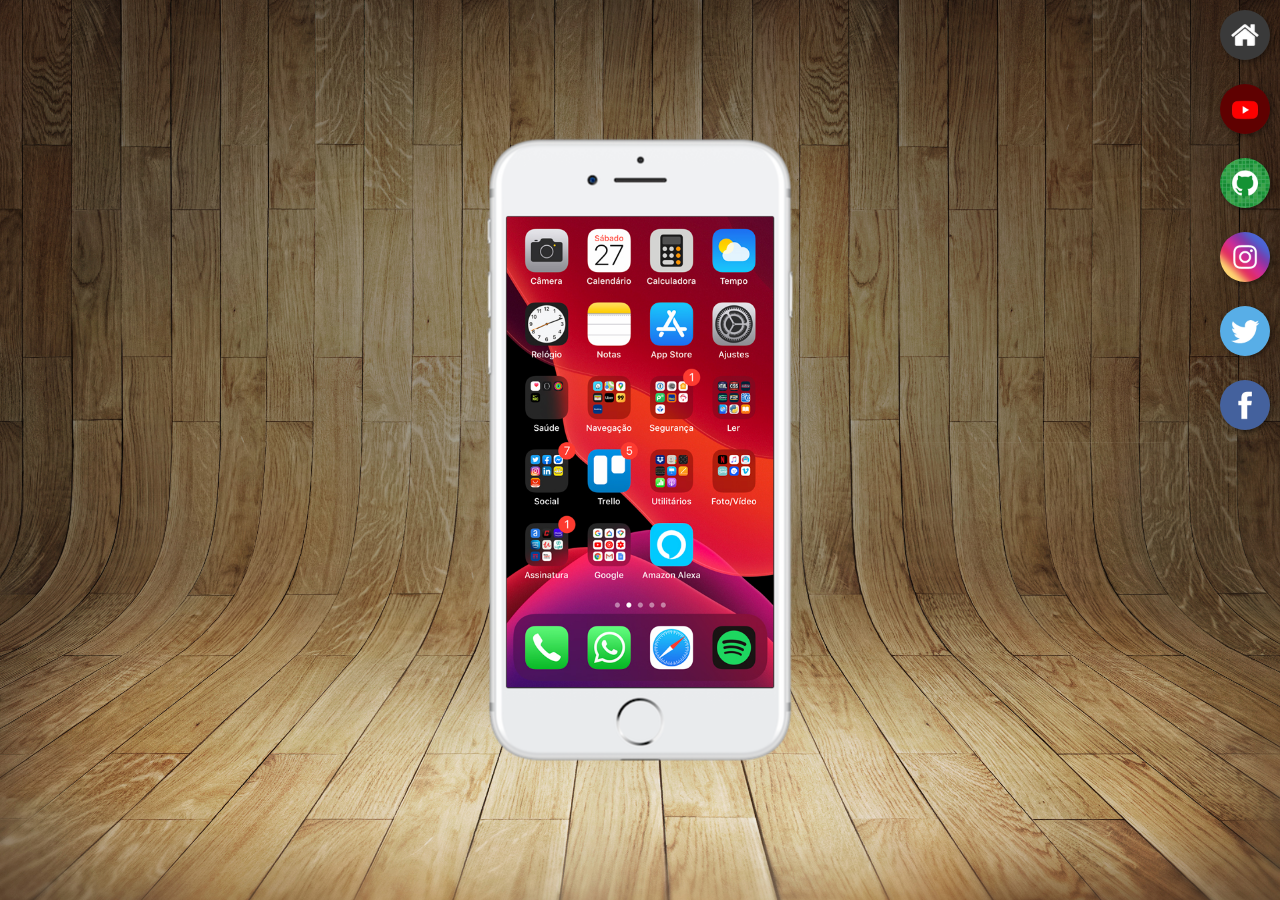
<file: index.html>
<!DOCTYPE html>
<html lang="pt-br">
<head>
    <meta charset="UTF-8">
    <meta http-equiv="X-UA-Compatible" content="IE=edge">
    <meta name="viewport" content="width=device-width, initial-scale=1.0">
    <link rel="shortcut icon" href="favicon.ico" type="image/x-icon">
    <link rel="stylesheet" href="estilos/style.css">
    <title>Projeto Redes Sociais</title>
</head>
<body>
    <main>
        <section id="telefone">
            <iframe src="home.html" frameborder="0" name="tela" id="tela">Infelizmente seu navegador não é compatível</iframe>
        </section>
        <section id="redes-sociais">
            <a href="home.html" target="tela"><img src="imagens/logo-home.jpg" alt="Home"></a>
            <br>
            <a href="youtube.html" target="tela"><img src="imagens/logo-youtube.jpg" alt="Youtube"></a>
            <br>
            <a href="github.html" target="tela"><img src="imagens/logo-github.jpg" alt="Github"></a>
            <br>
            <a href="instagram.html" target="tela"><img src="imagens/logo-instagram.jpg" alt="Instagram"></a>
            <br>
            <a href="twitter.html" target="tela"><img src="imagens/logo-twitter.jpg" alt="Twitter"></a>
            <br>
            <a href="facebook.html" target="tela"><img src="imagens/logo-facebook.jpg" alt="Facebook"></a>
        </section>
    </main>
</body>
</html>
</file>
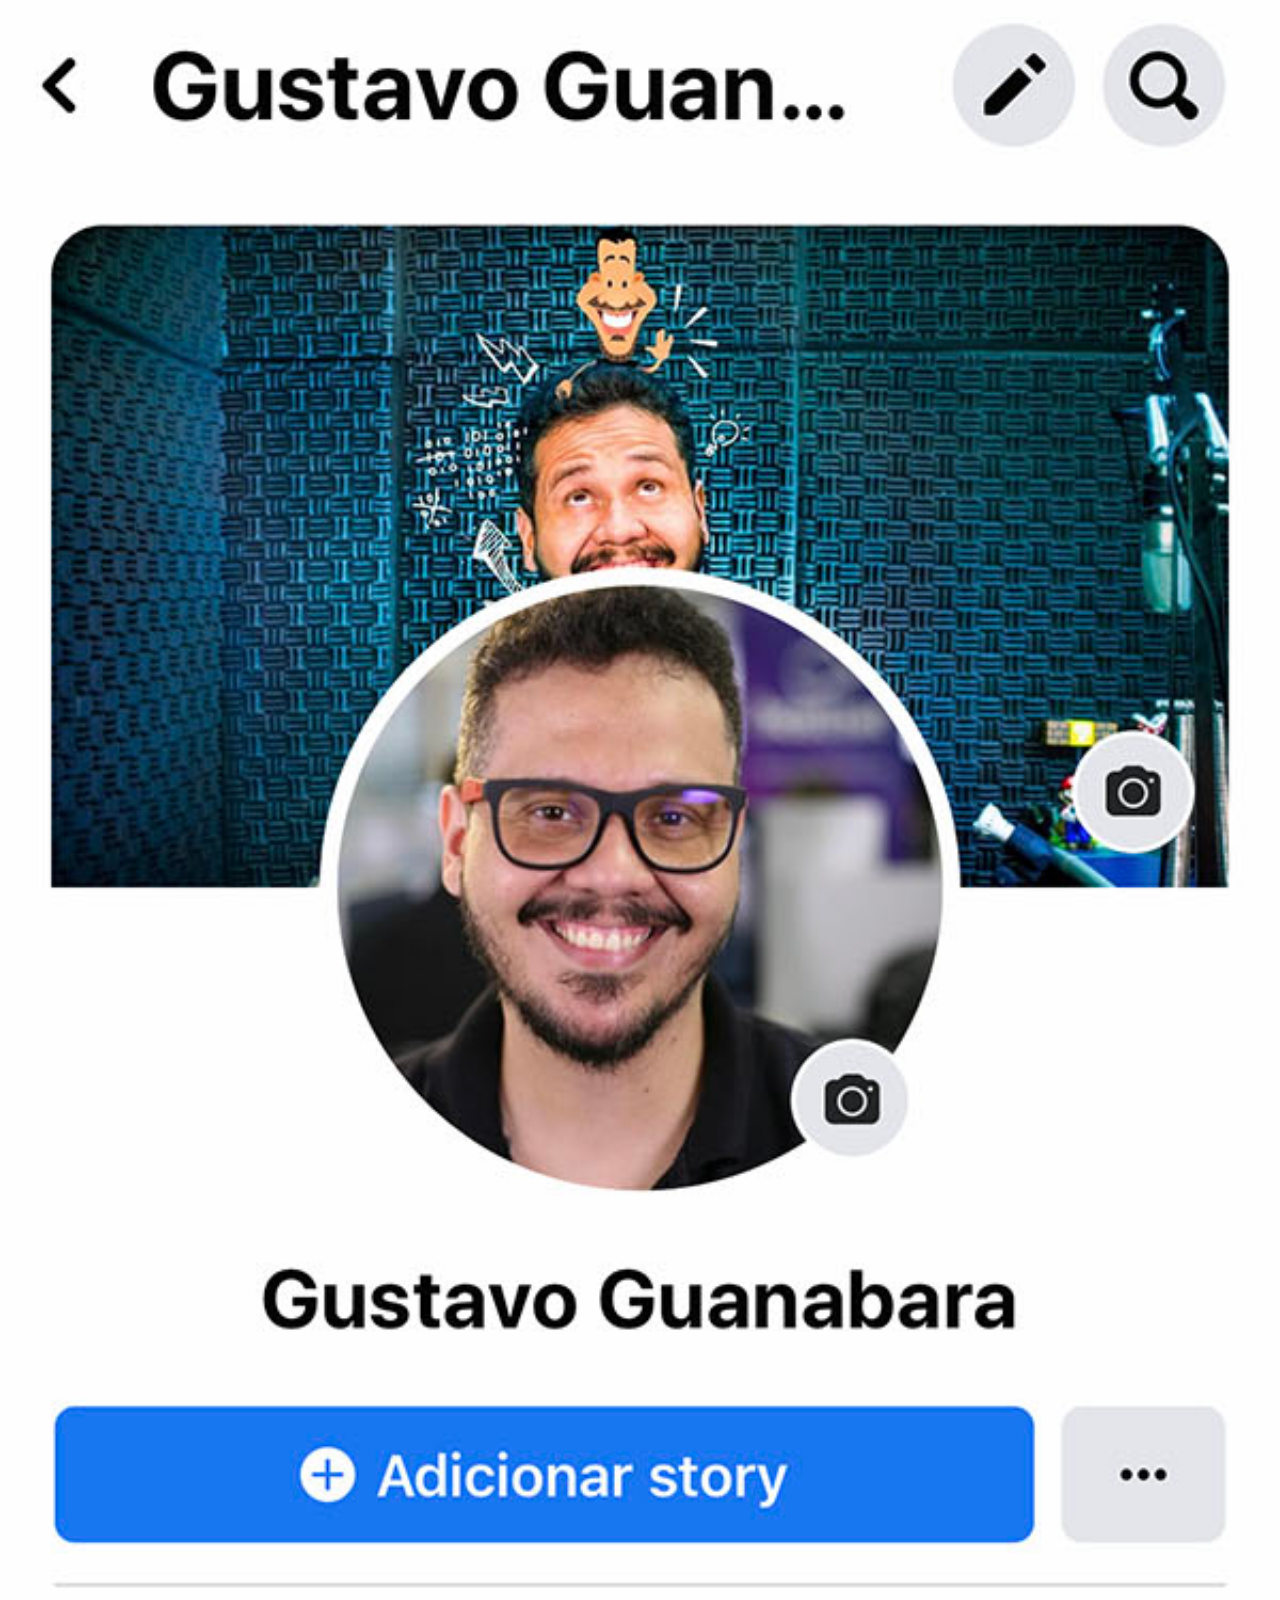
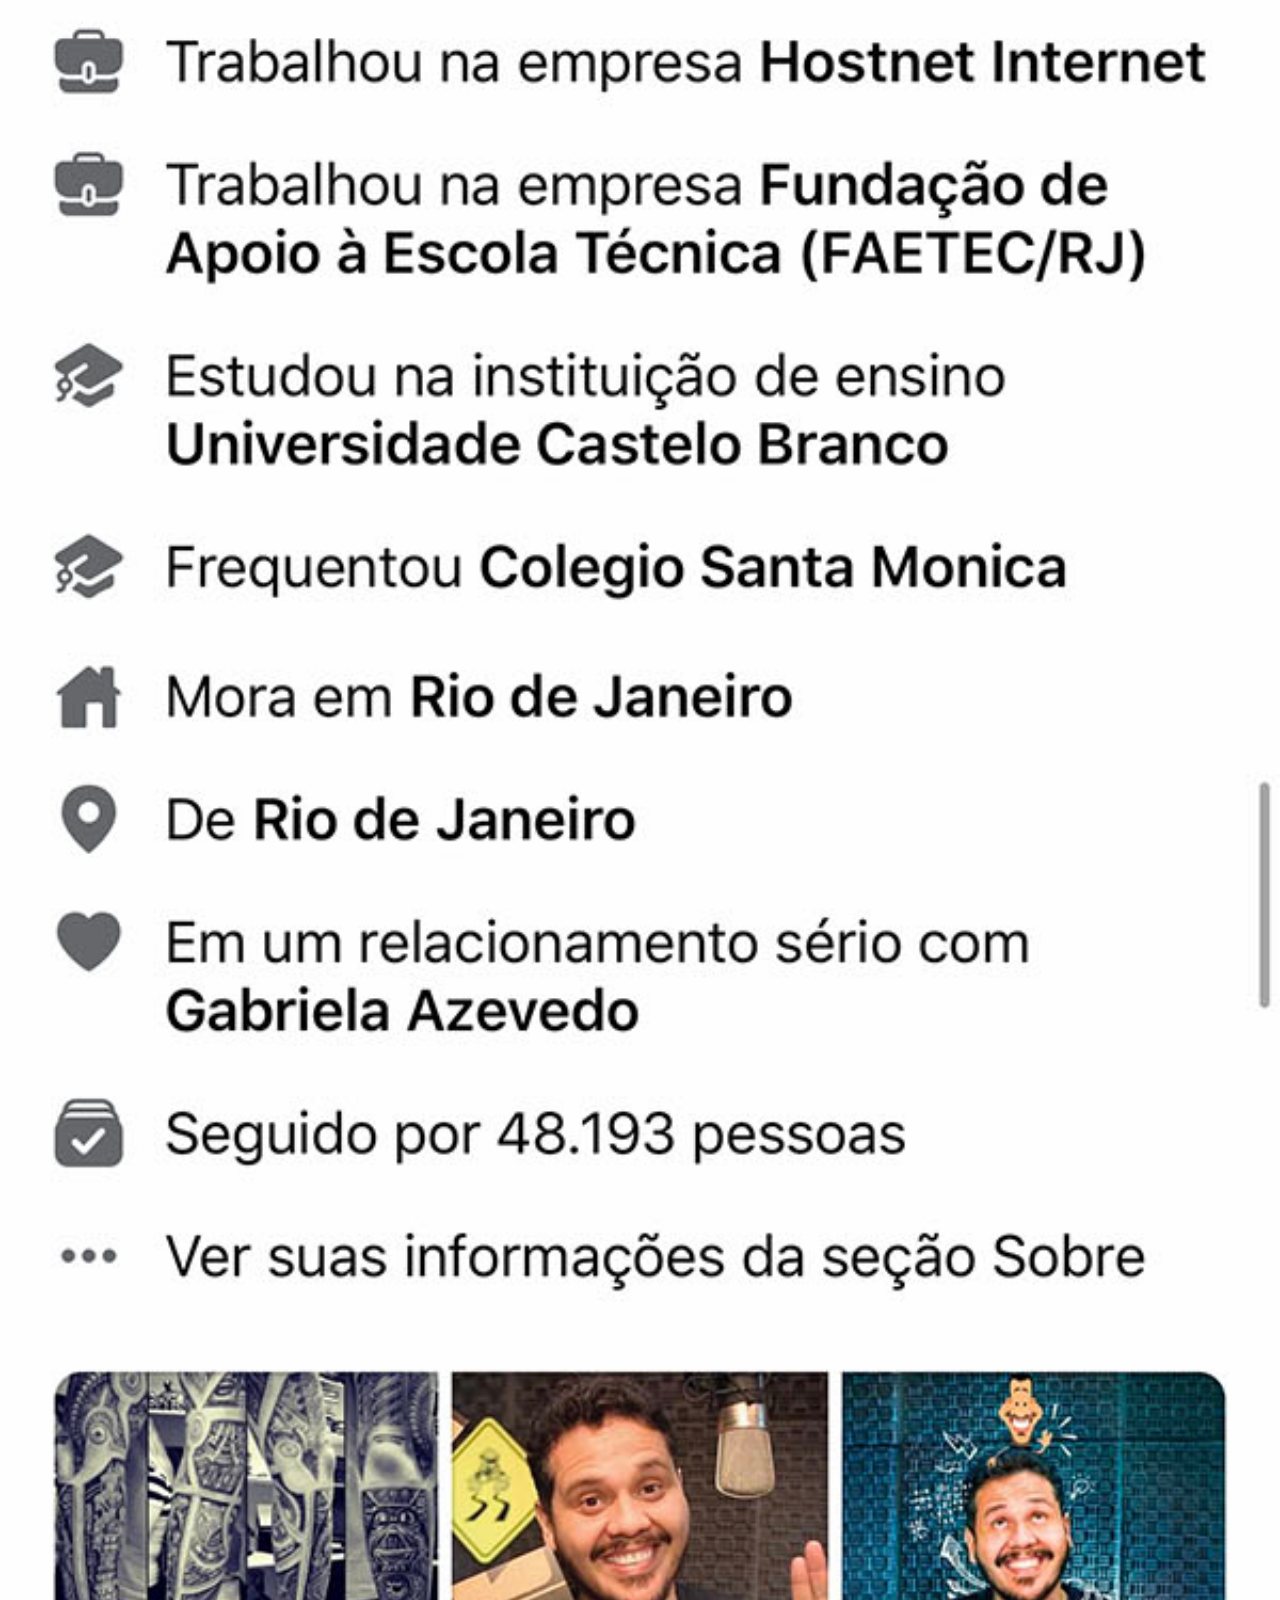
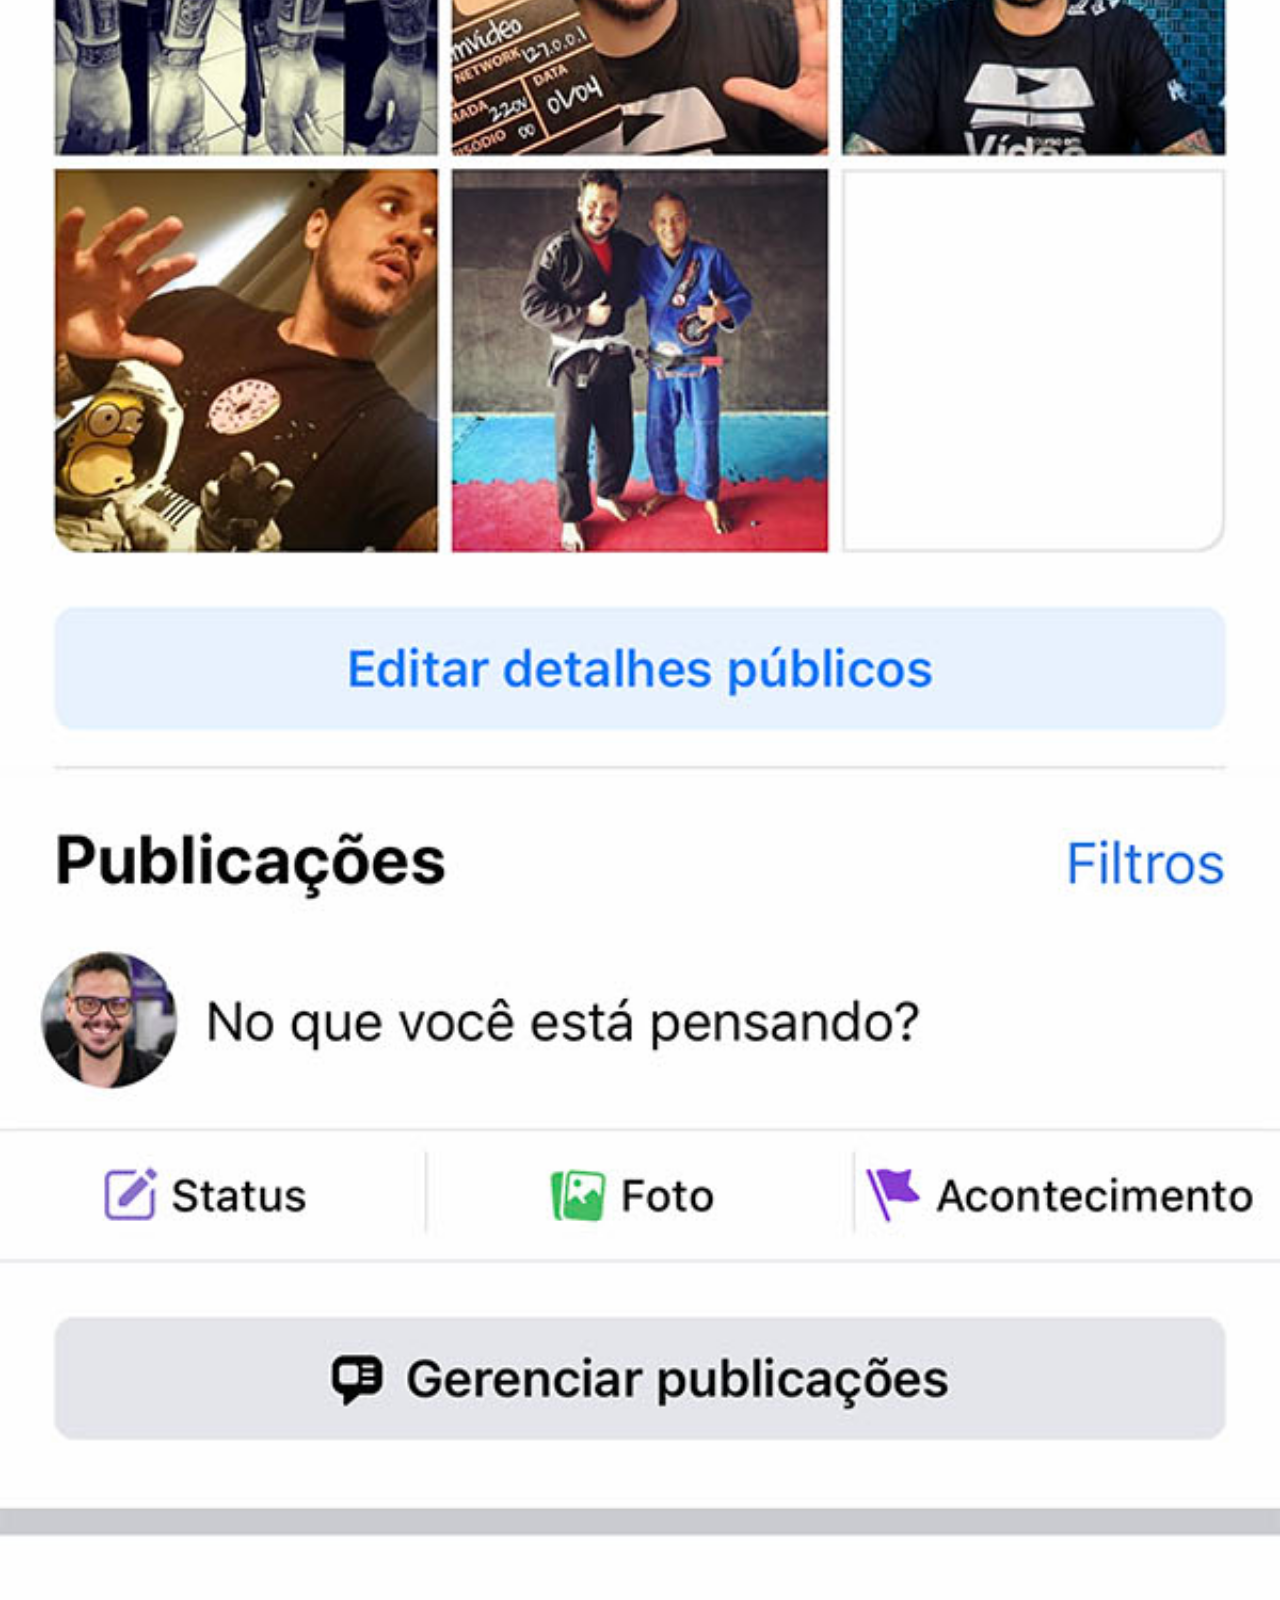
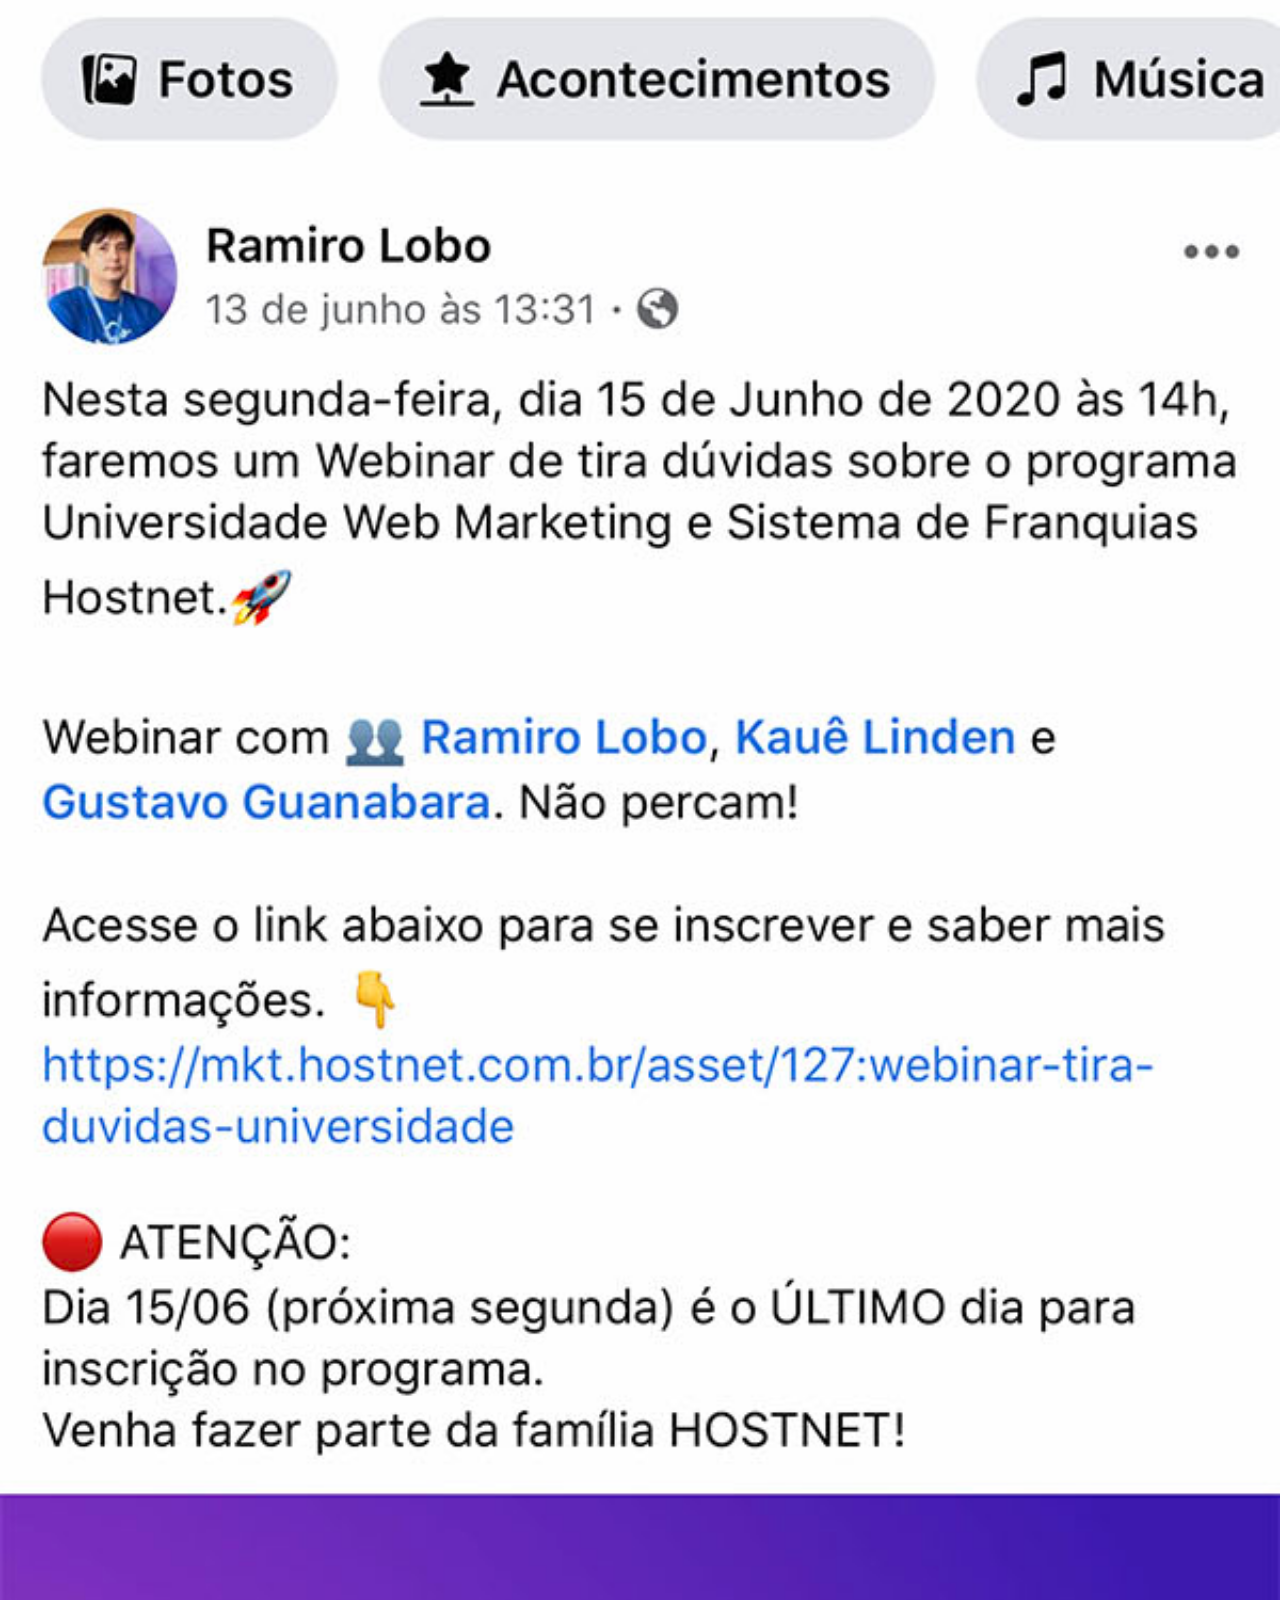
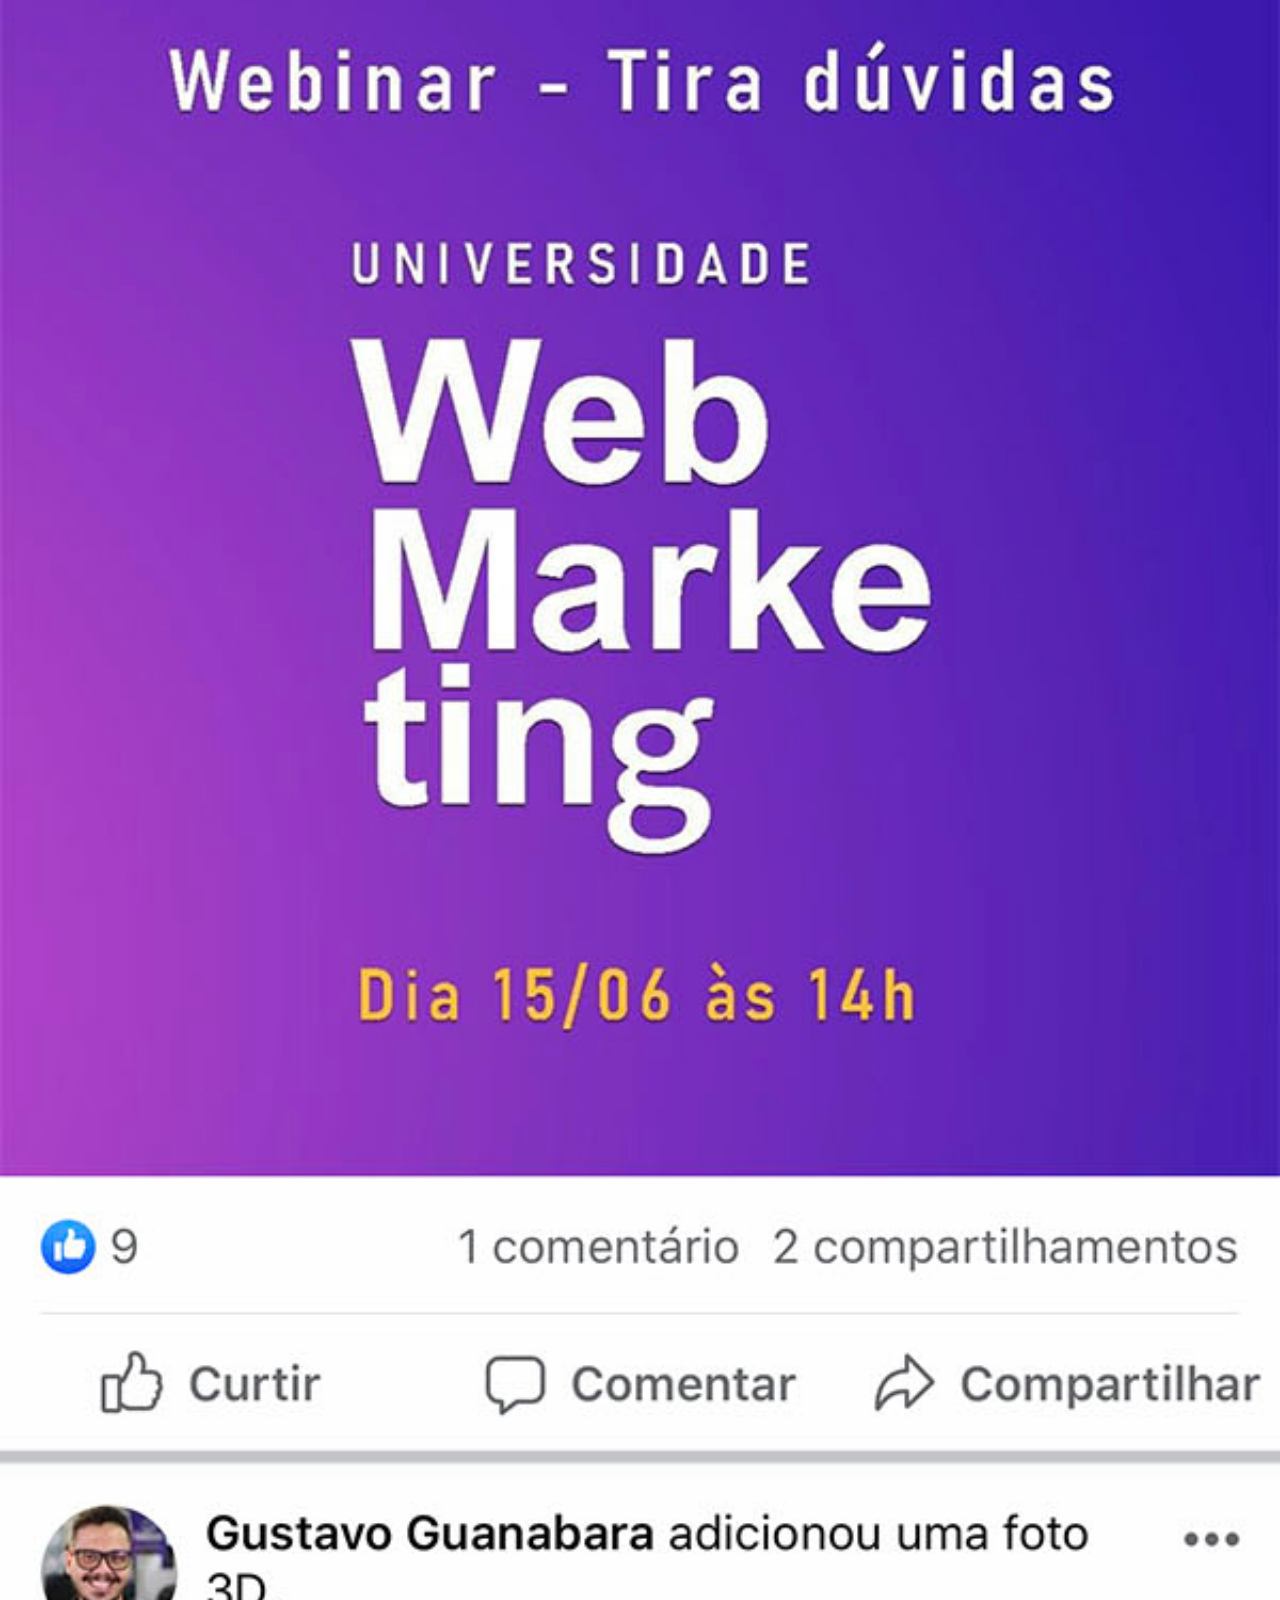
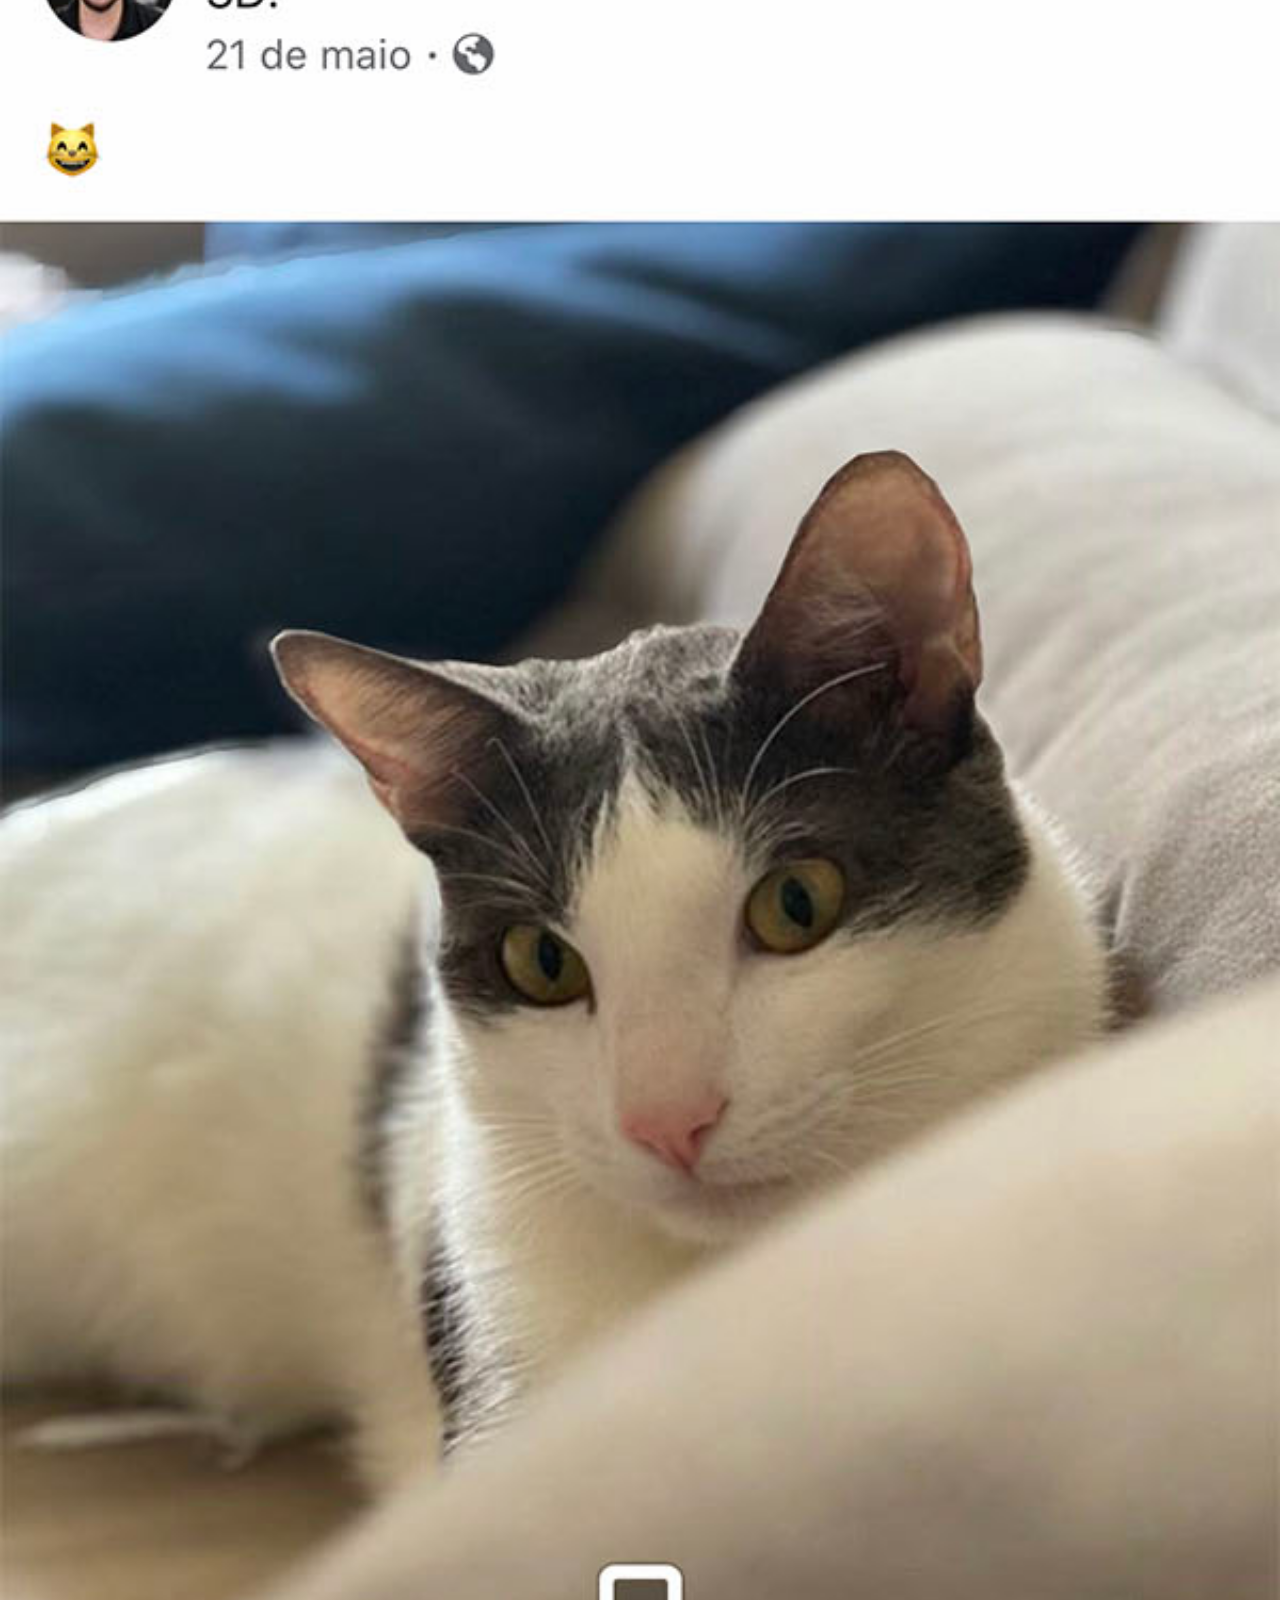
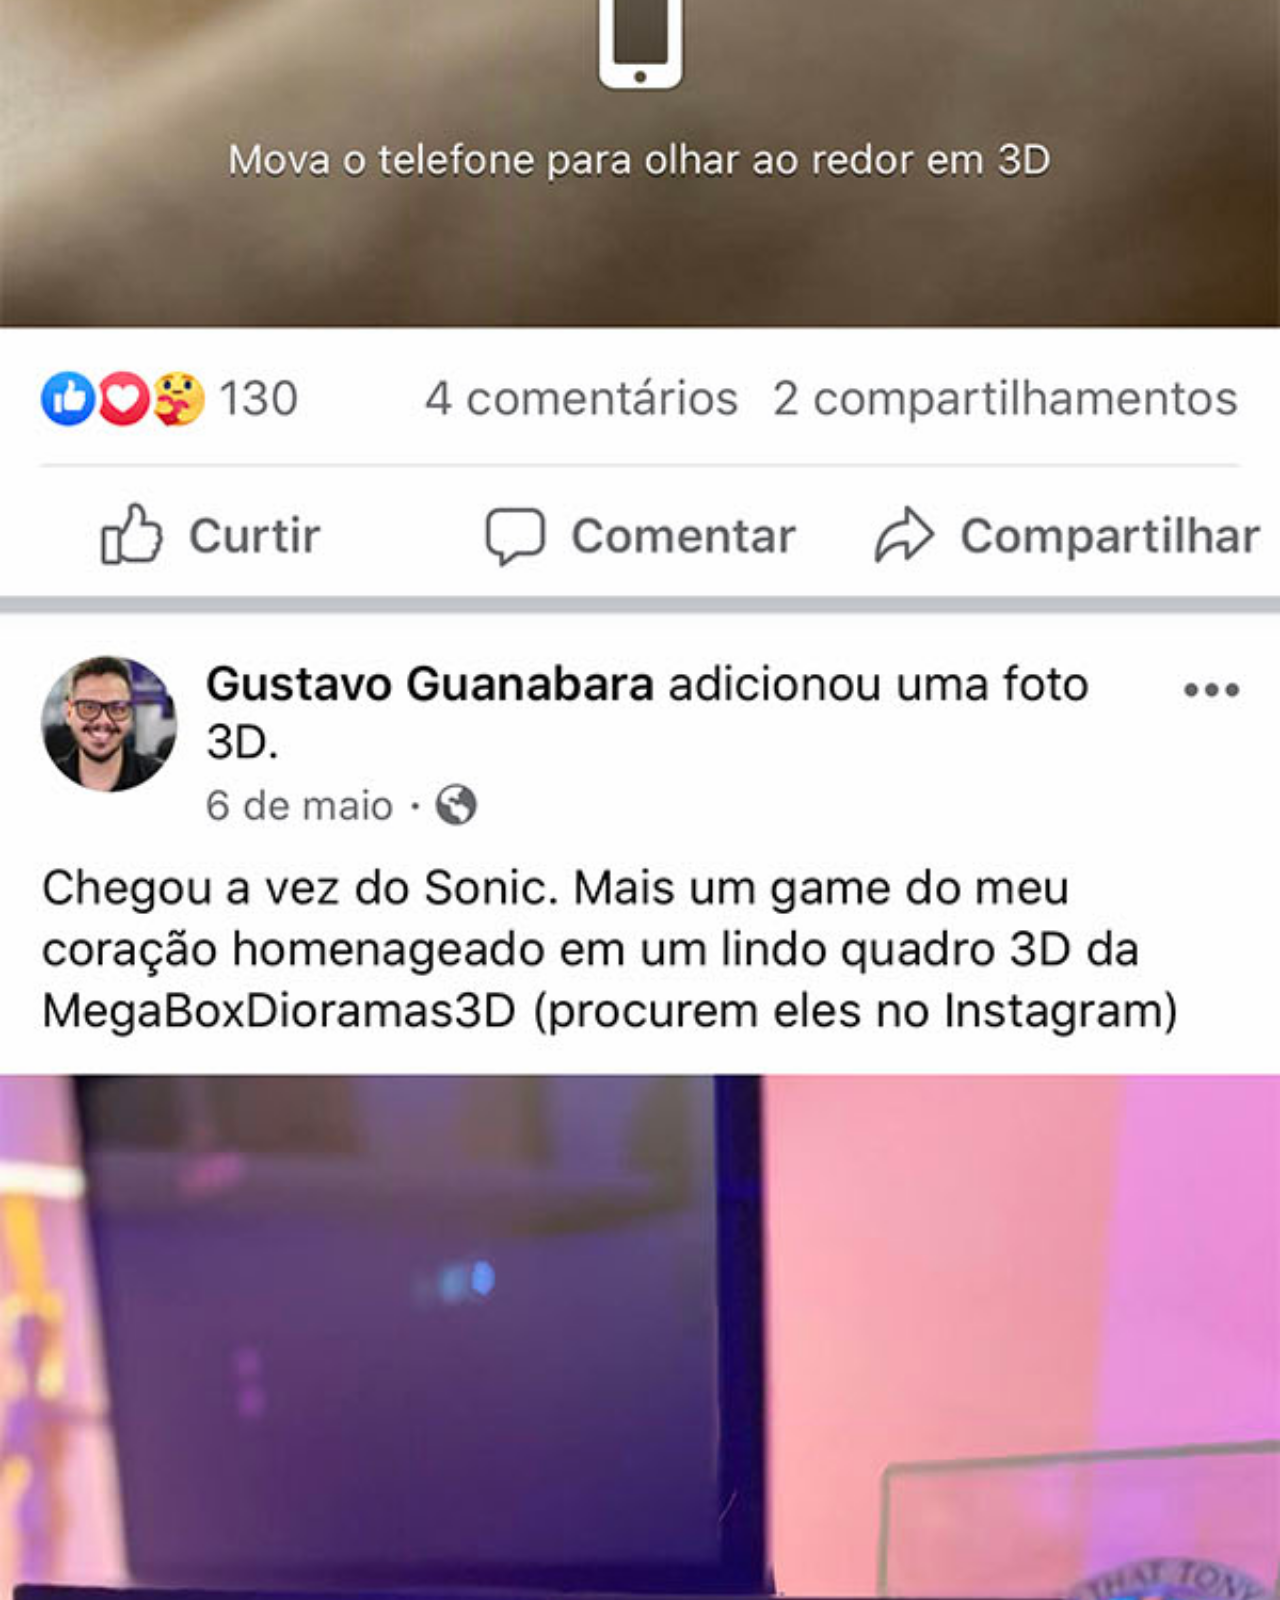
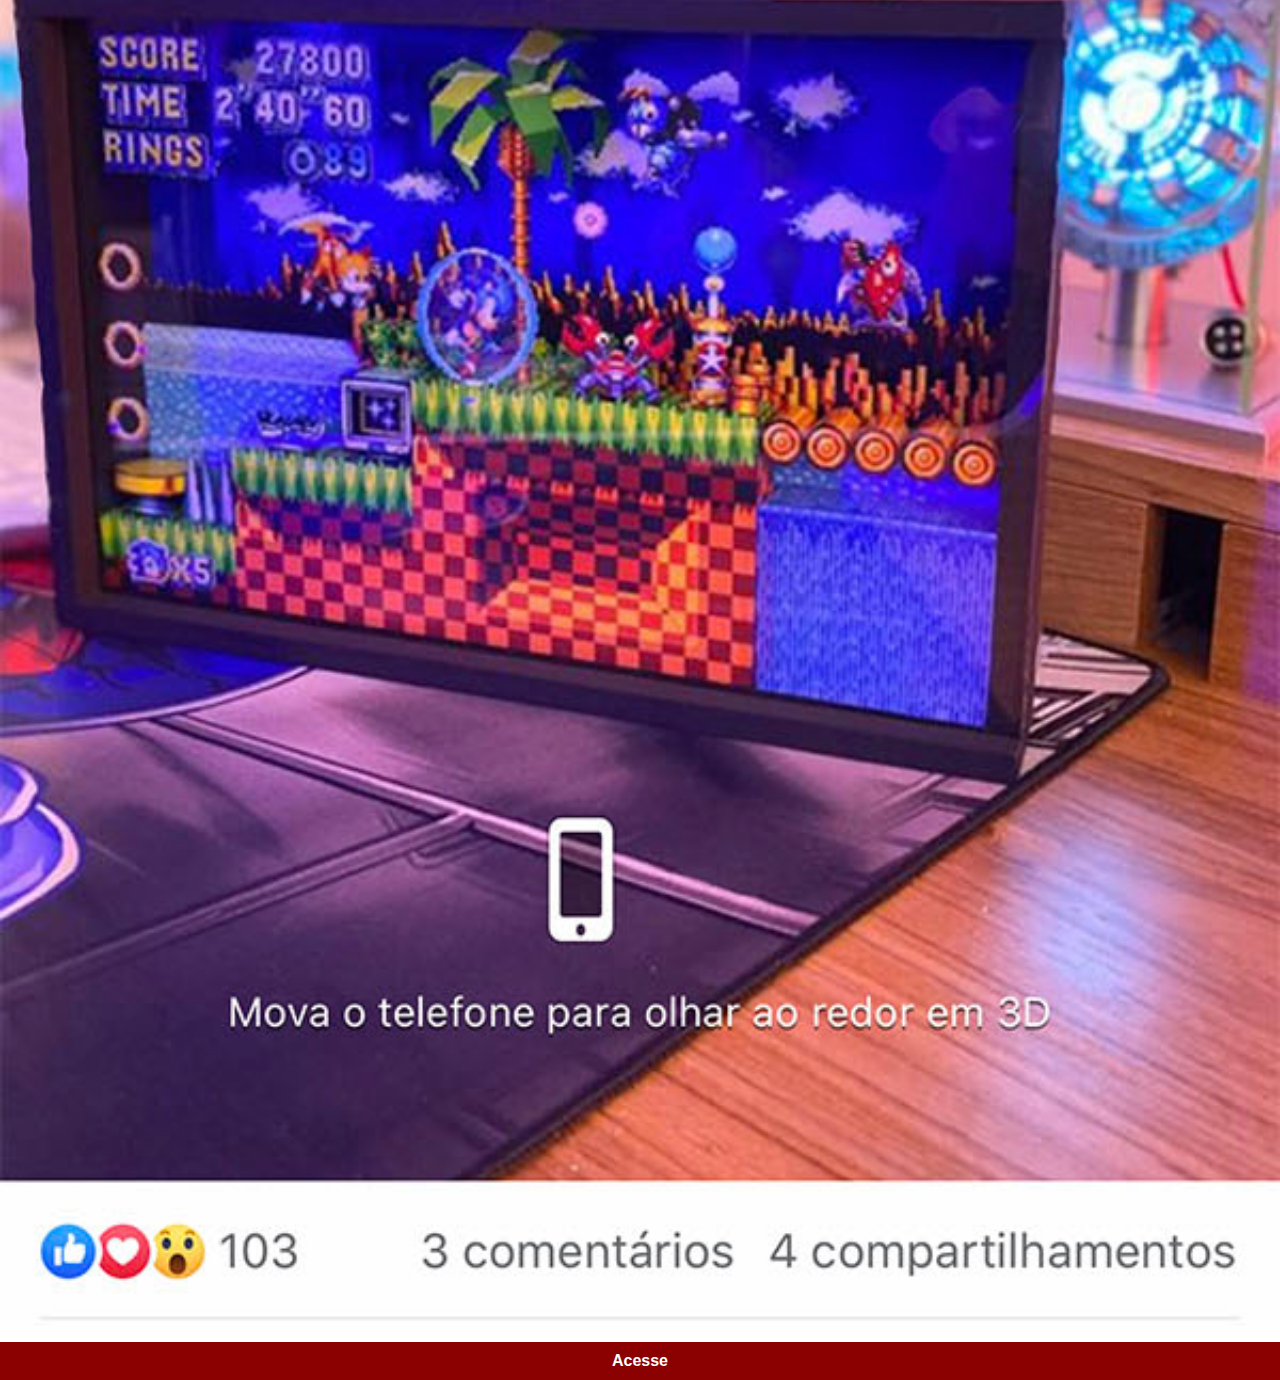
<file: facebook.html>
<!DOCTYPE html>
<html lang="pt-br">
<head>
    <meta charset="UTF-8">
    <meta http-equiv="X-UA-Compatible" content="IE=edge">
    <meta name="viewport" content="width=device-width, initial-scale=1.0">
    <title>Facebook</title>
    <link rel="stylesheet" href="estilos/social.css">
</head>
<body>
    <img src="imagens/tela-facebook.jpg" alt="Facebook">
    <a href="https://www.facebook.com/gustavoguanabara" target="_blank" rel="next">Acesse</a>
</body>
</html>
</file>
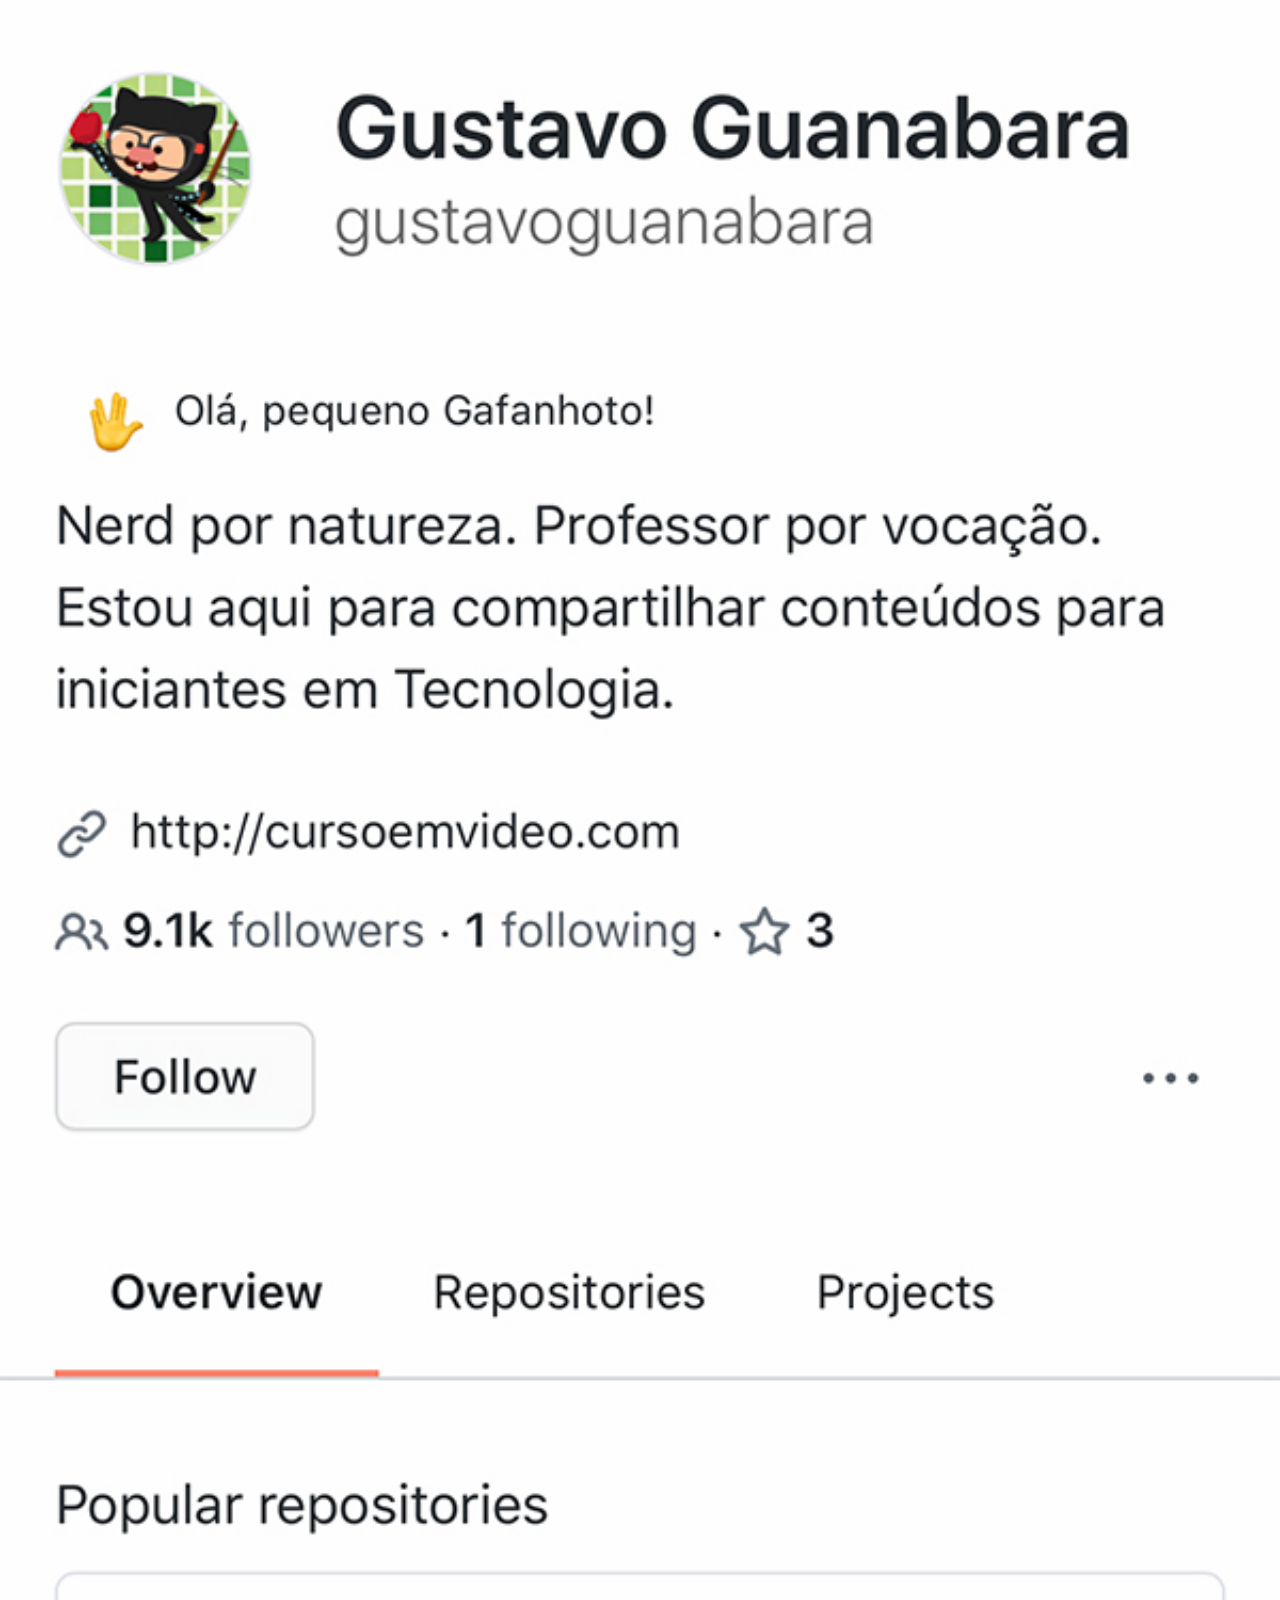
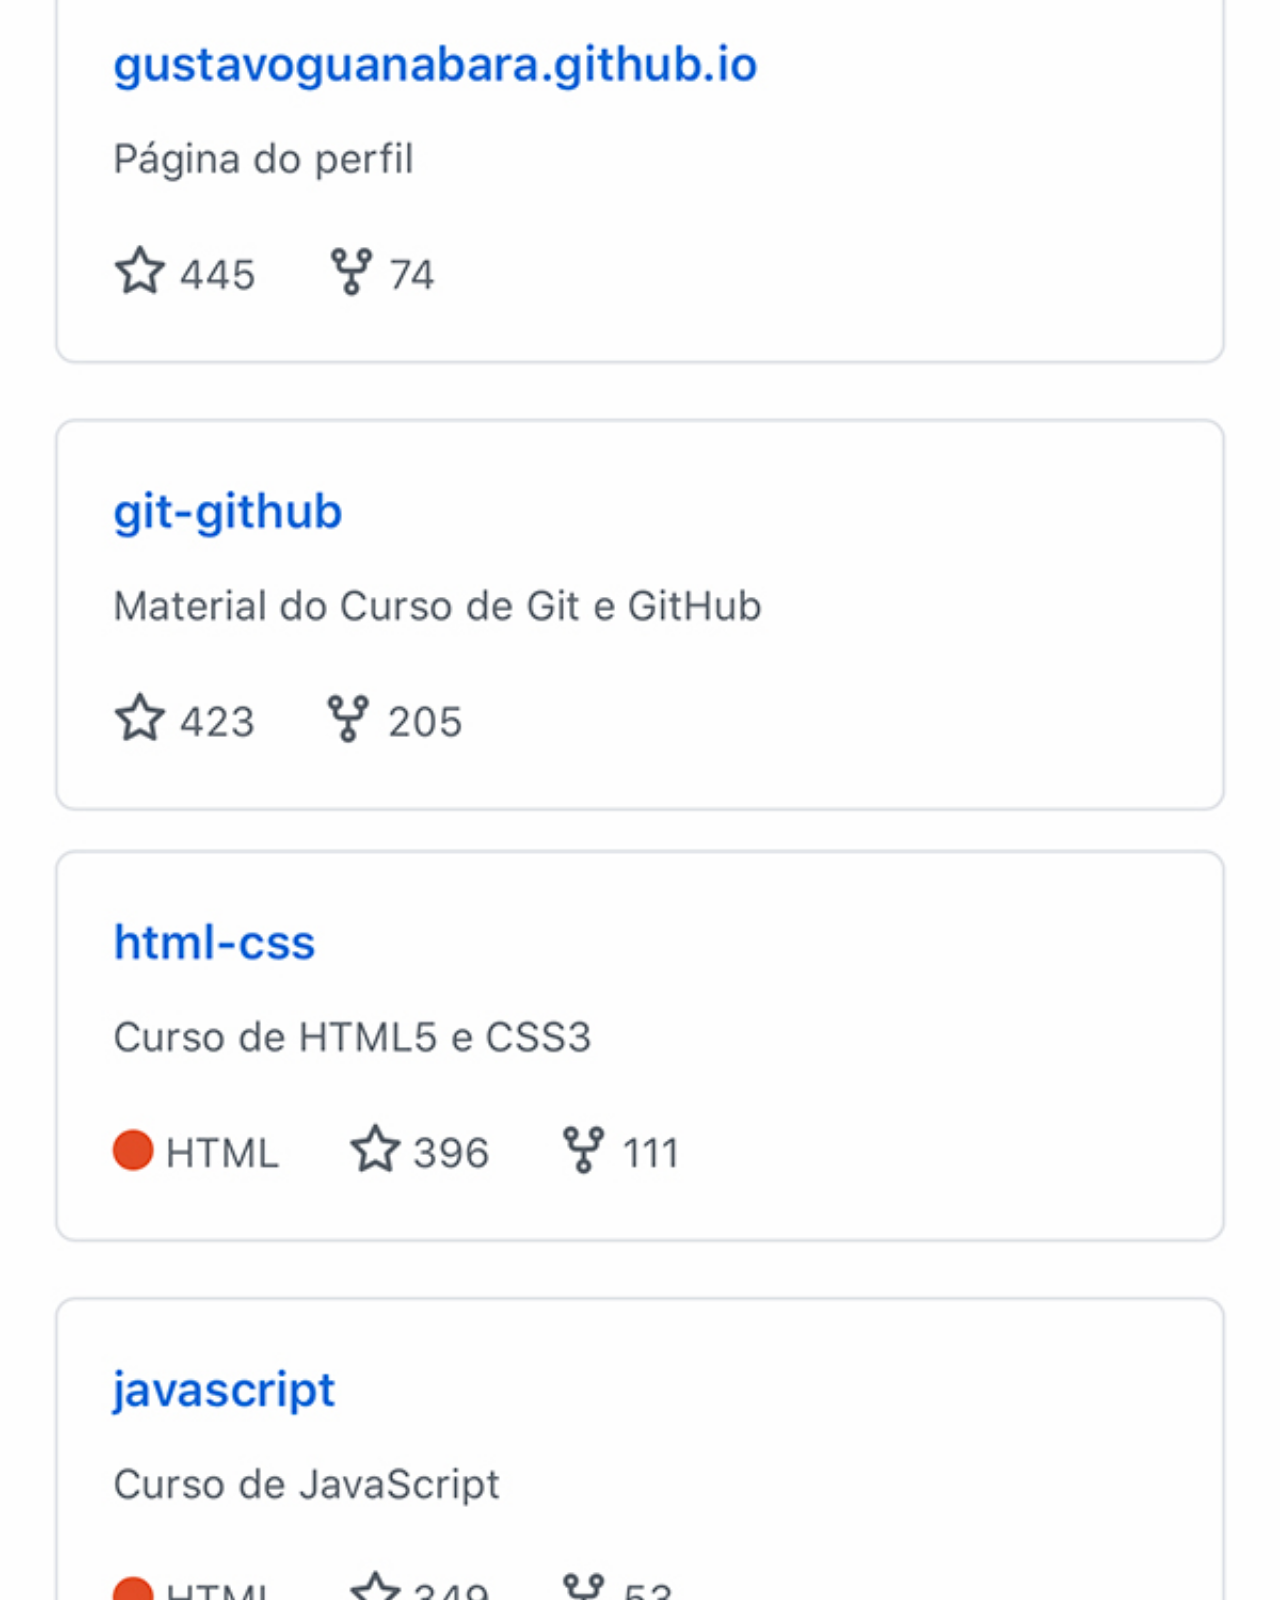
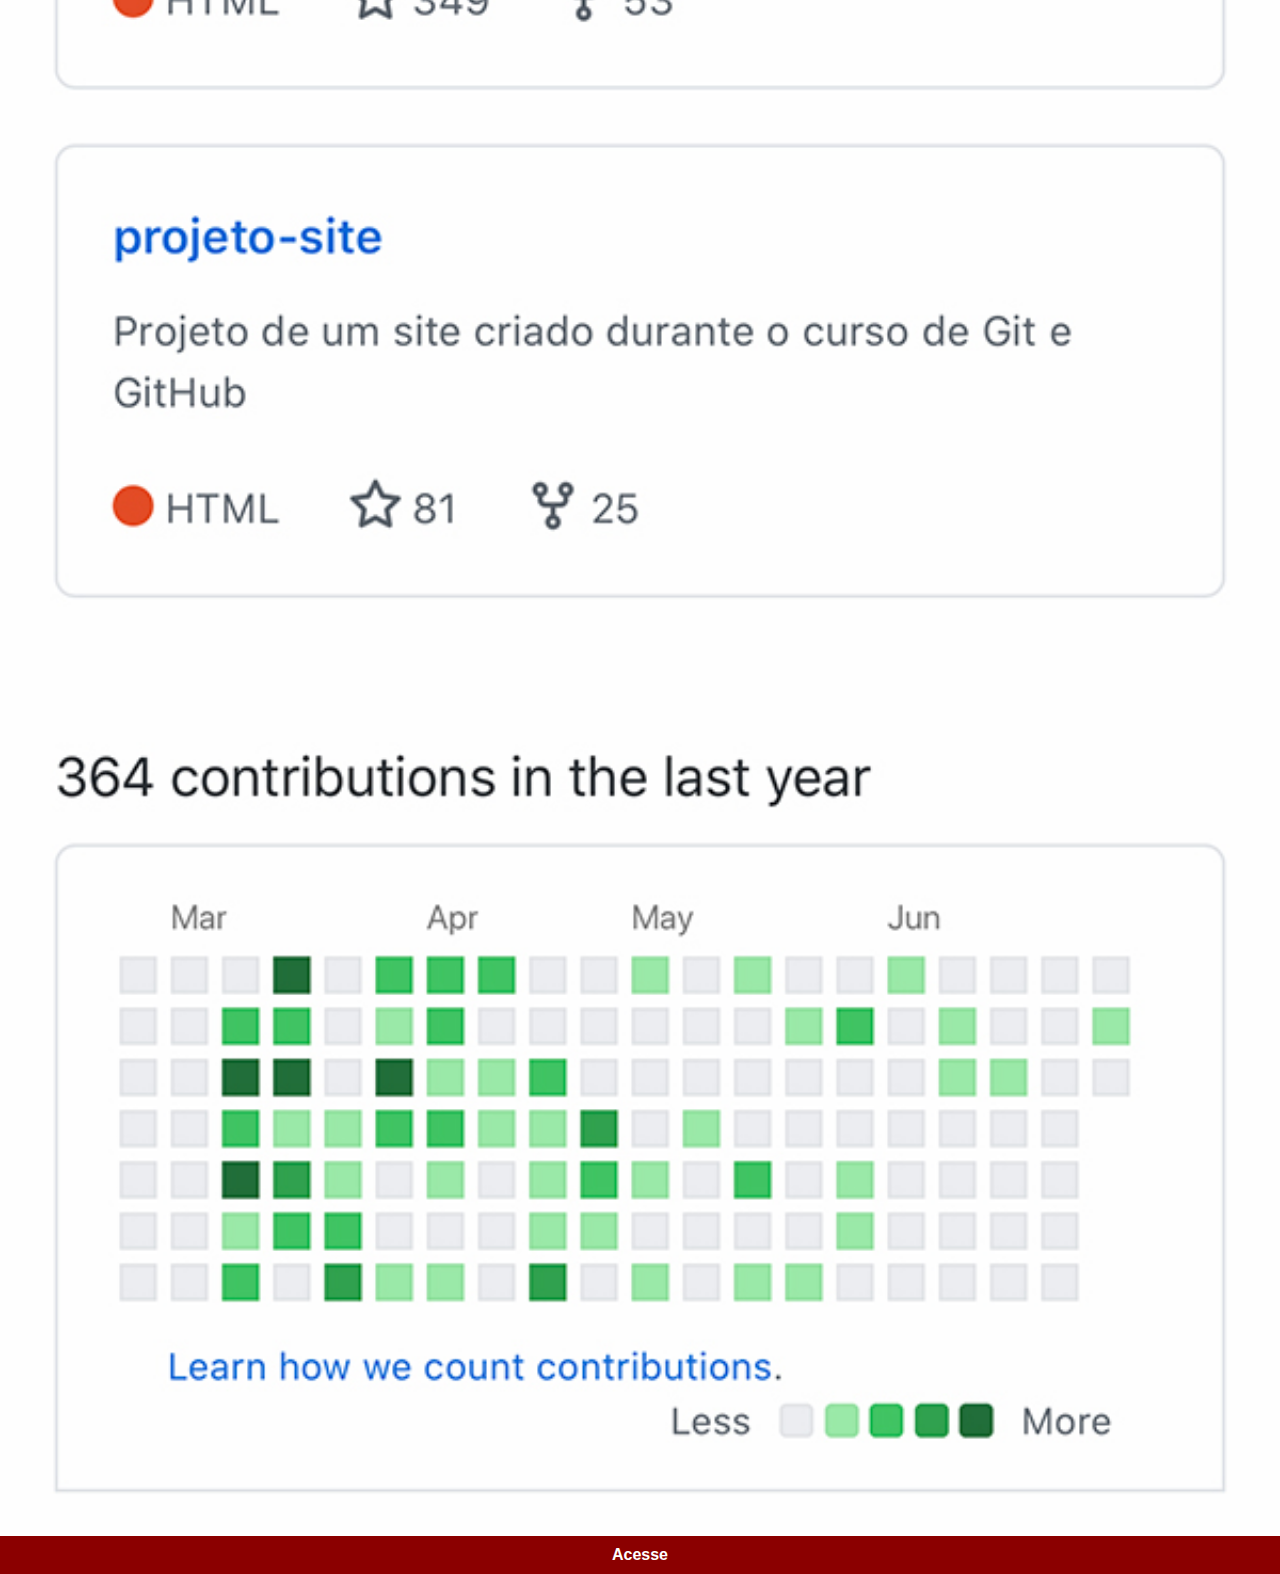
<file: github.html>
<!DOCTYPE html>
<html lang="pt-br">
<head>
    <meta charset="UTF-8">
    <meta http-equiv="X-UA-Compatible" content="IE=edge">
    <meta name="viewport" content="width=device-width, initial-scale=1.0">
    <title>Github</title>
    <link rel="stylesheet" href="estilos/social.css">
</head>
<body>
    <img src="imagens/tela-github.jpg" alt="Github">
    <a href="https://github.com/gustavoguanabara" target="_blank" rel="next">Acesse</a>
</body>
</html>
</file>
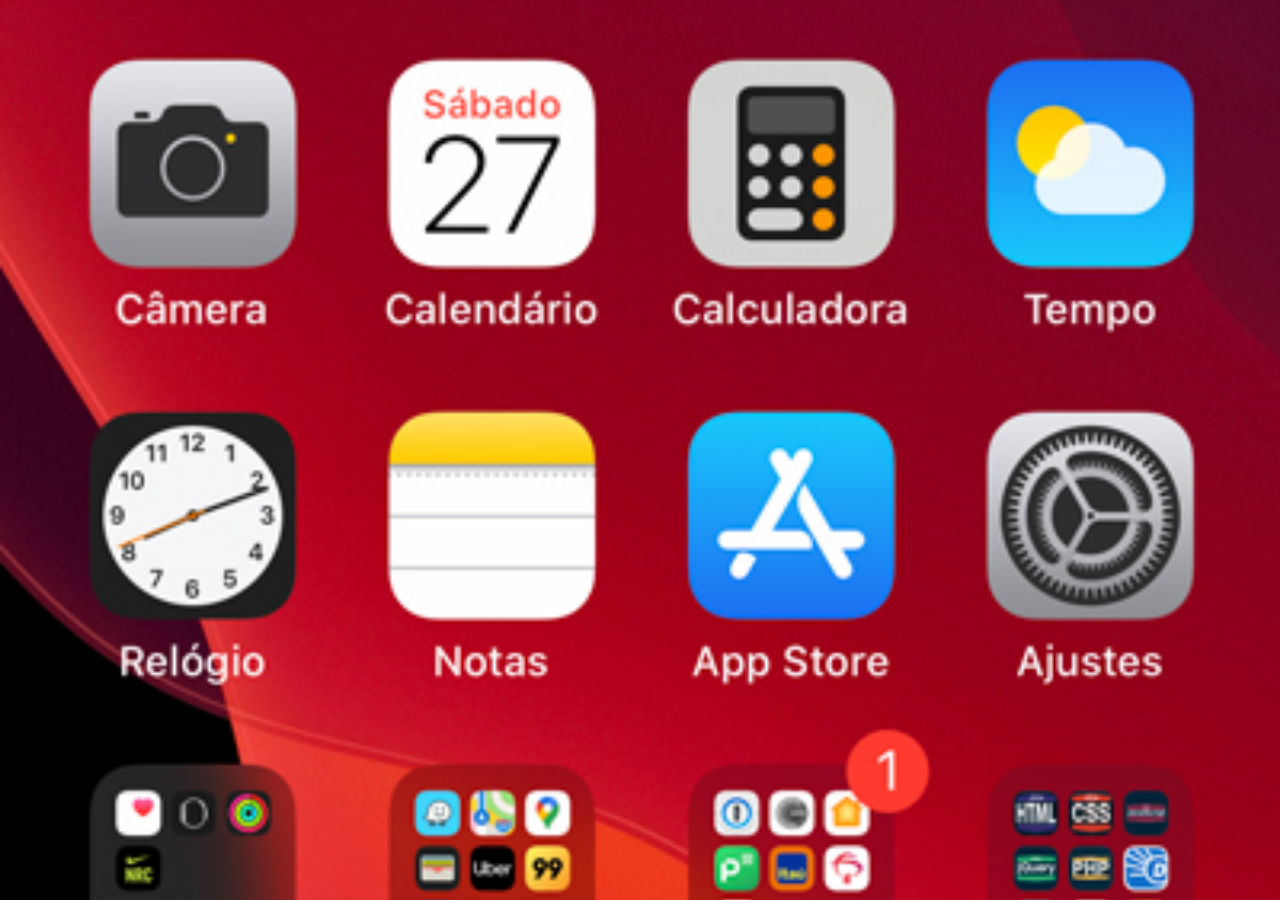
<file: home.html>
<!DOCTYPE html>
<html lang="pt-br">
<head>
    <meta charset="UTF-8">
    <meta http-equiv="X-UA-Compatible" content="IE=edge">
    <meta name="viewport" content="width=device-width, initial-scale=1.0">
    <title>Home</title>
    <style>
        * {
            margin: 0px;
            padding: 0px;
        }

        body {
            width: 100vw;
            height: 100vh;
            background: black url(imagens/tela-home.jpg) no-repeat top center;
            background-size: cover;
        }
    </style>
</head>
<body>
    
</body>
</html>
</file>
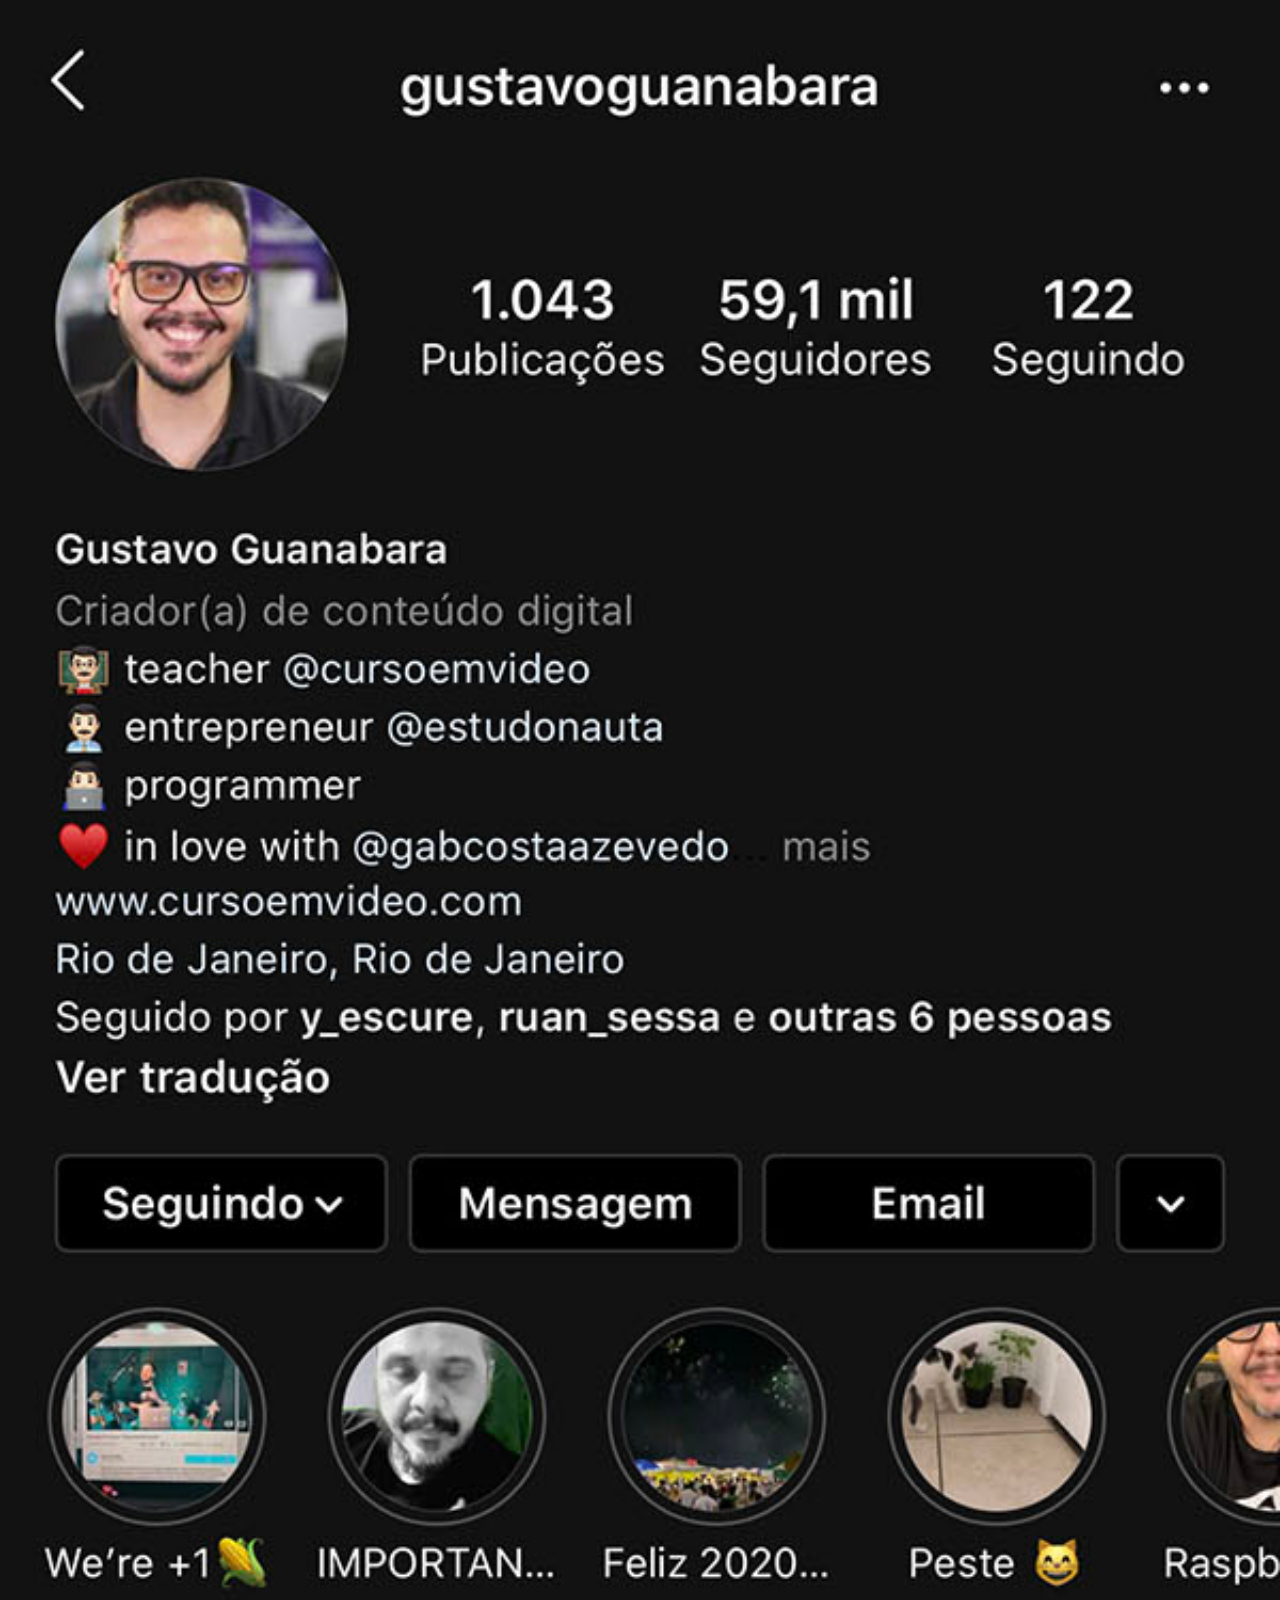
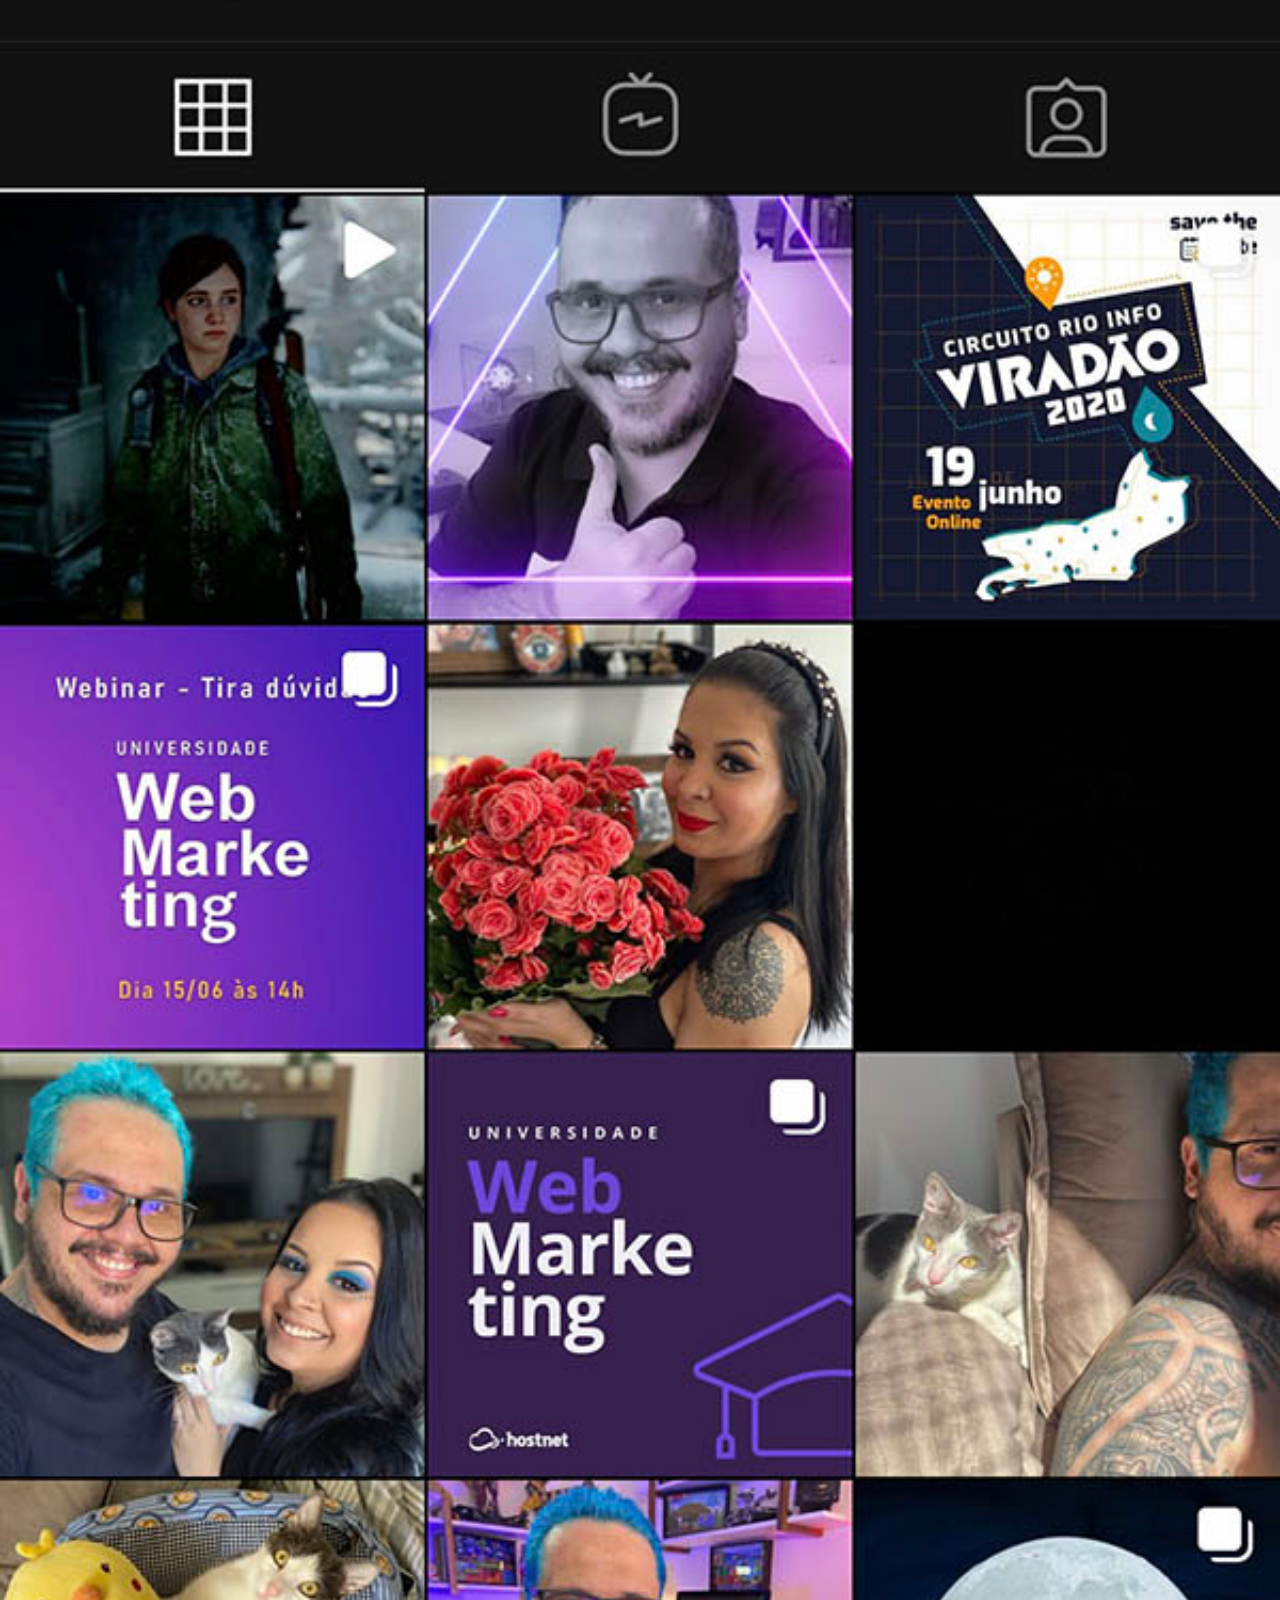
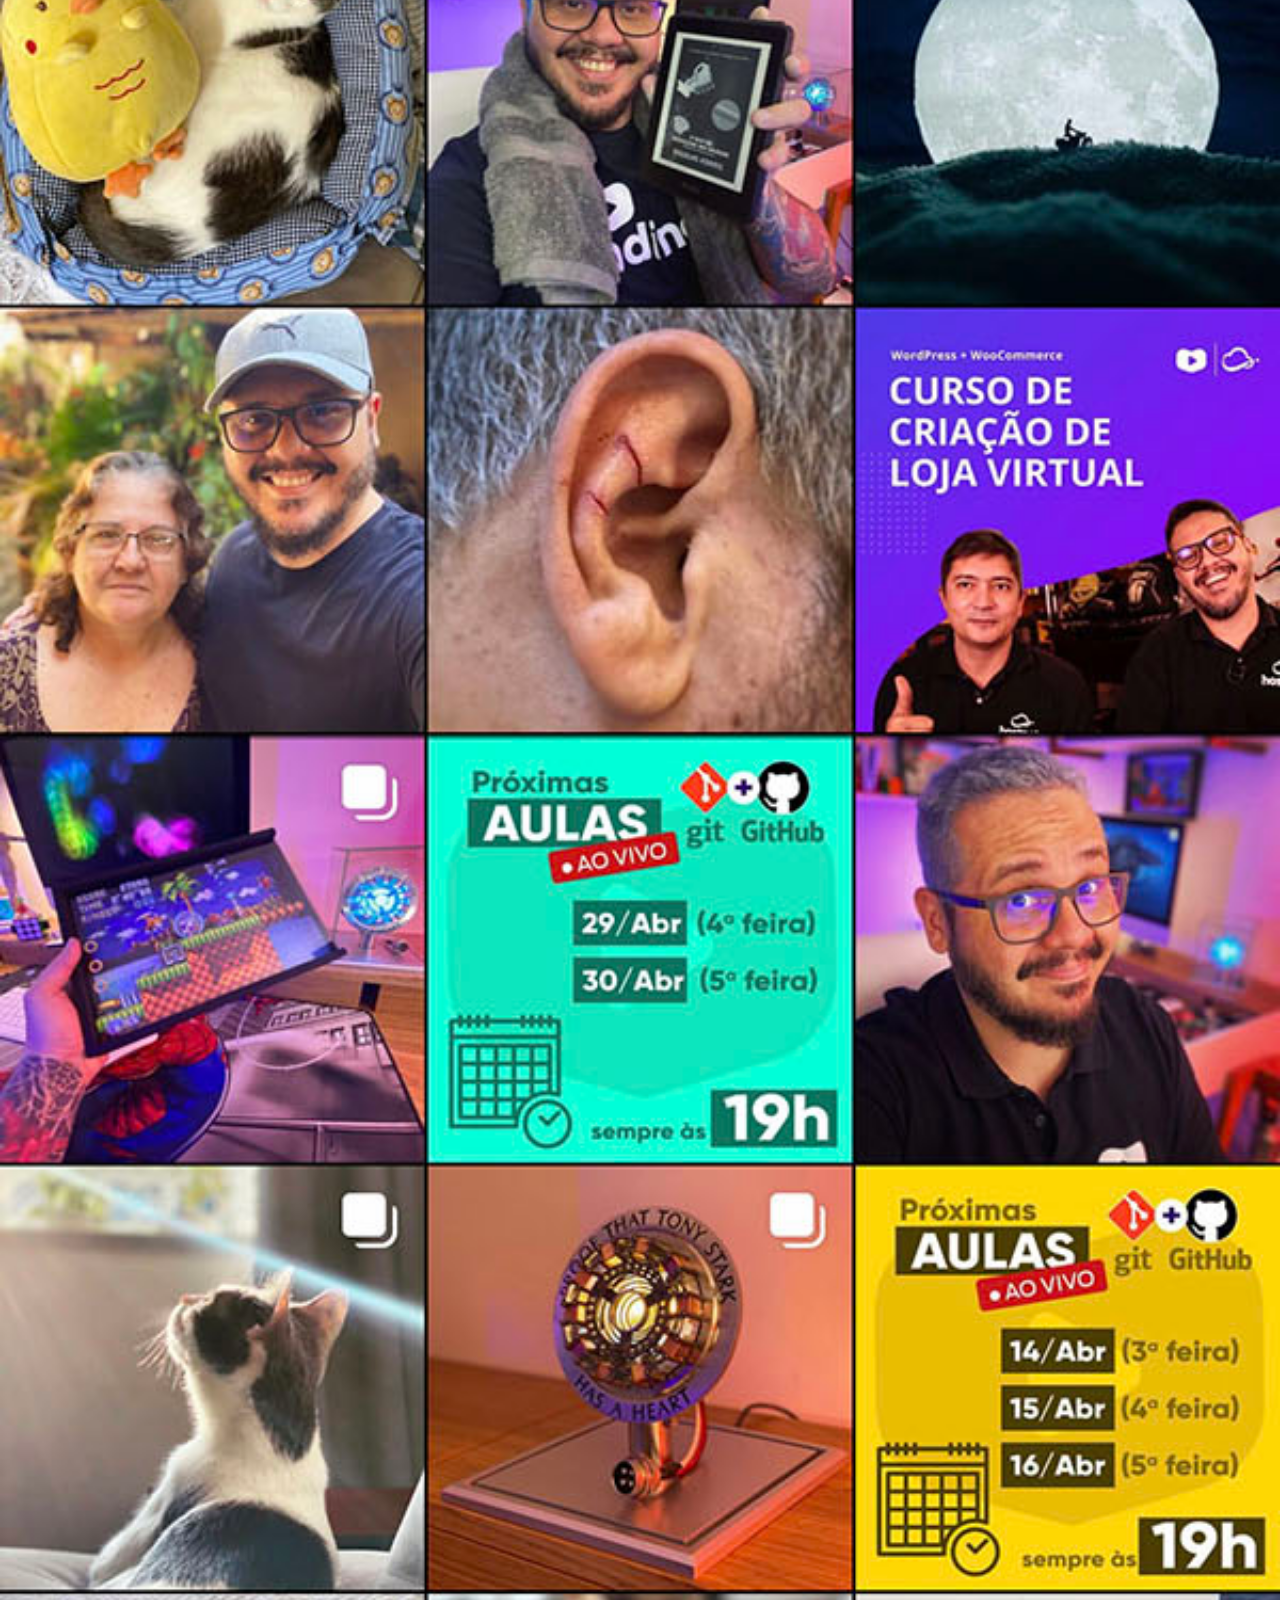
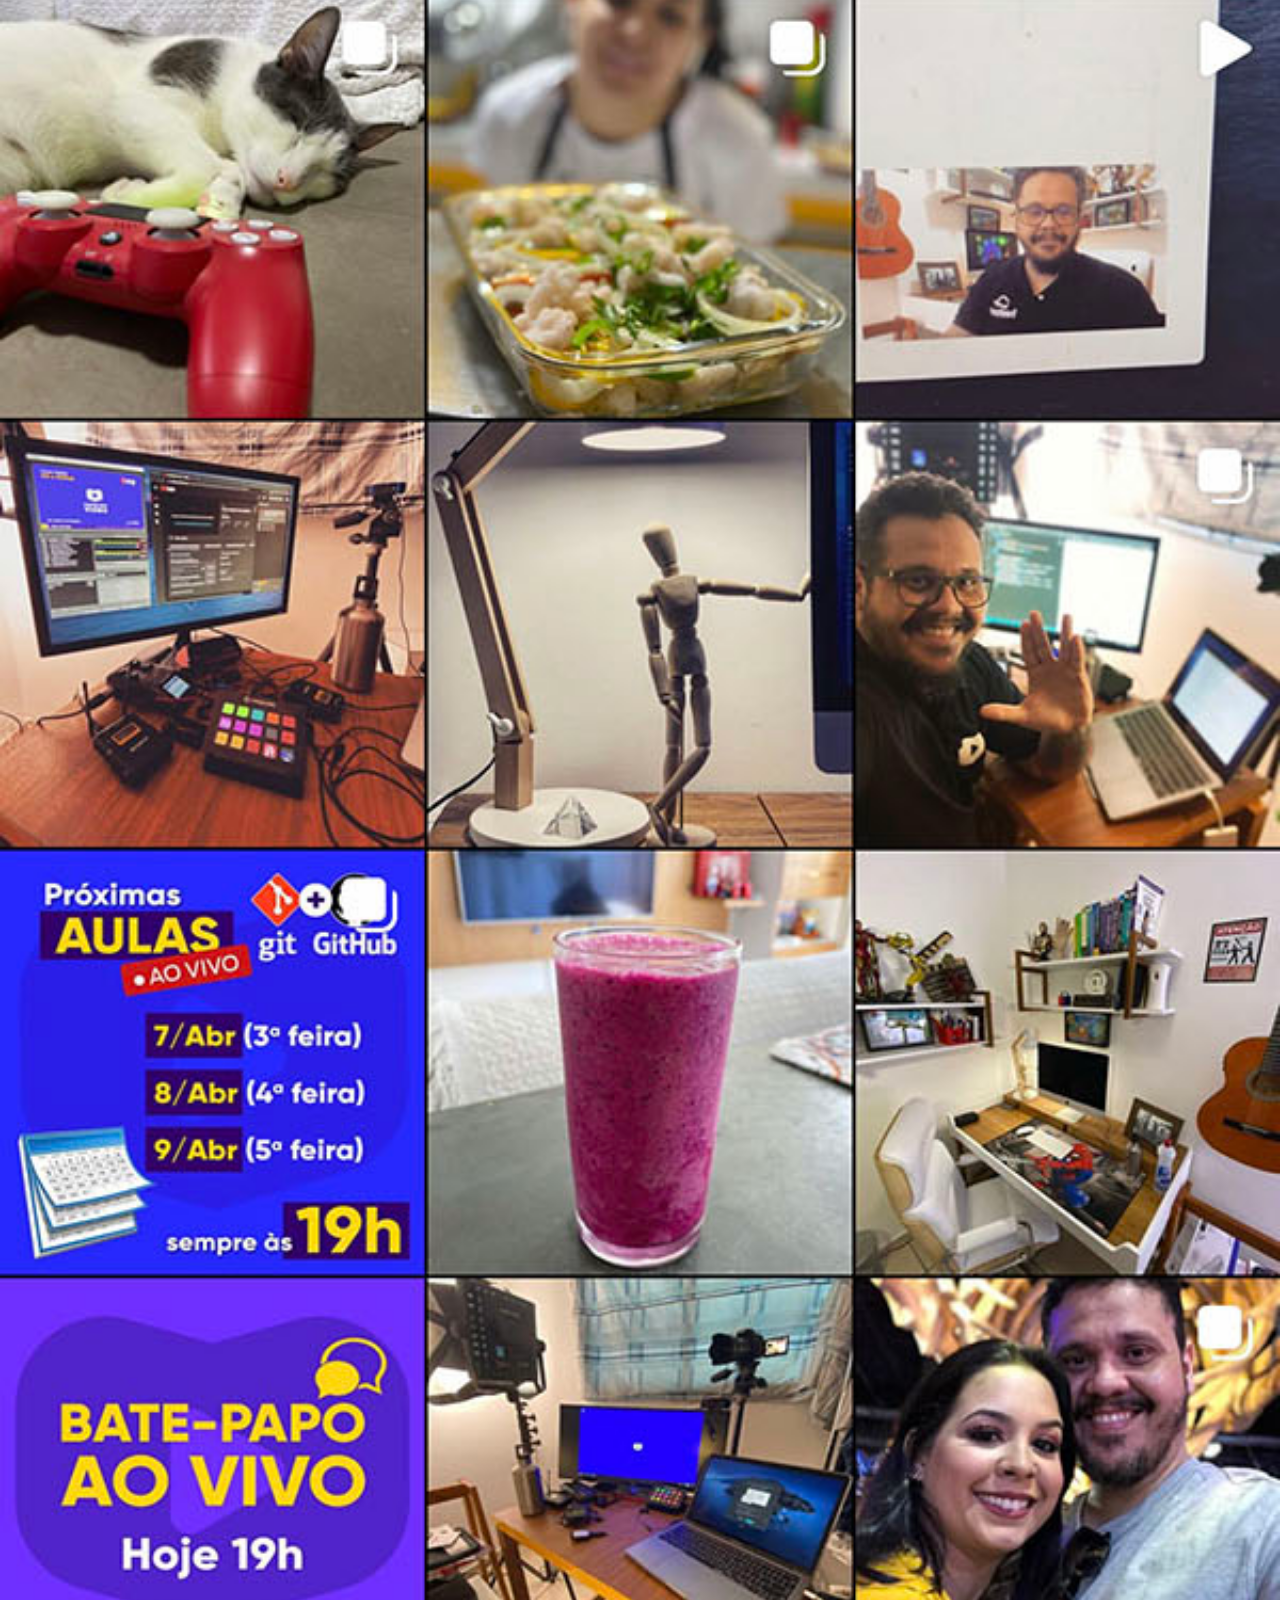
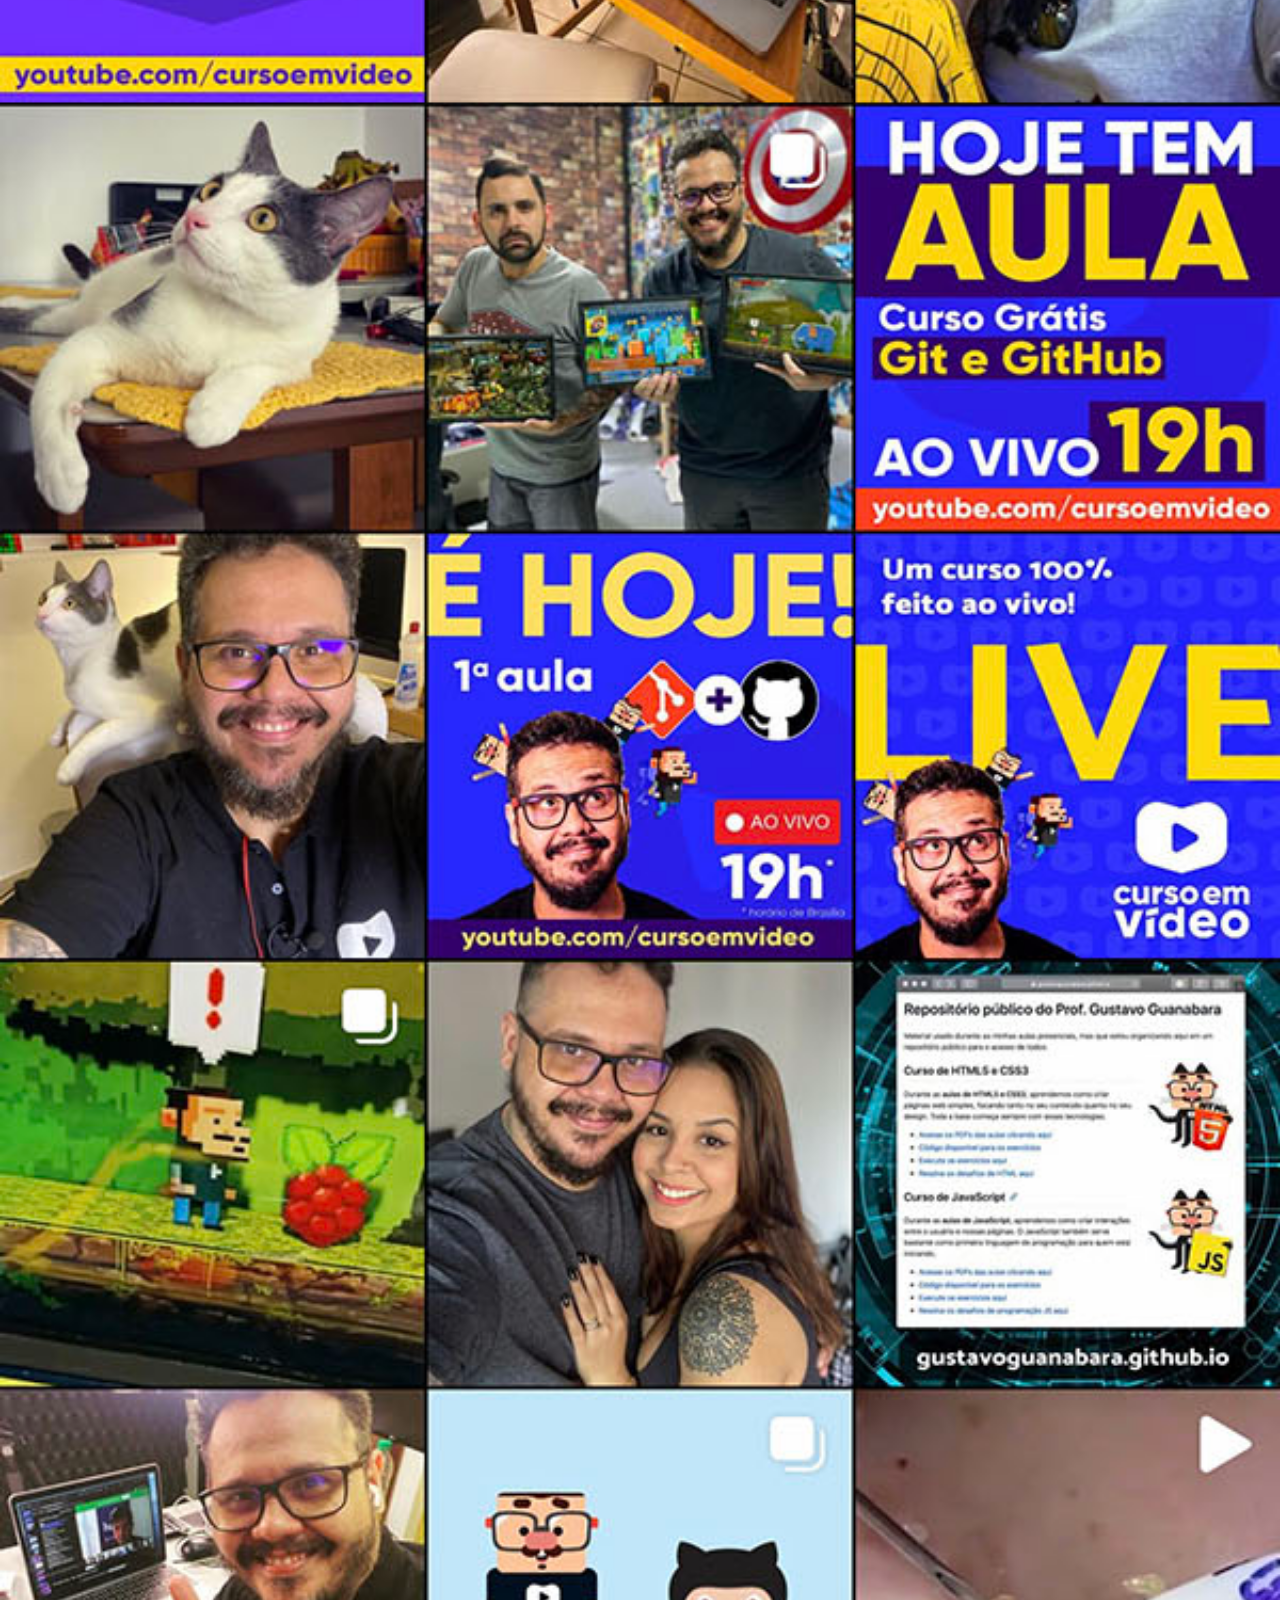
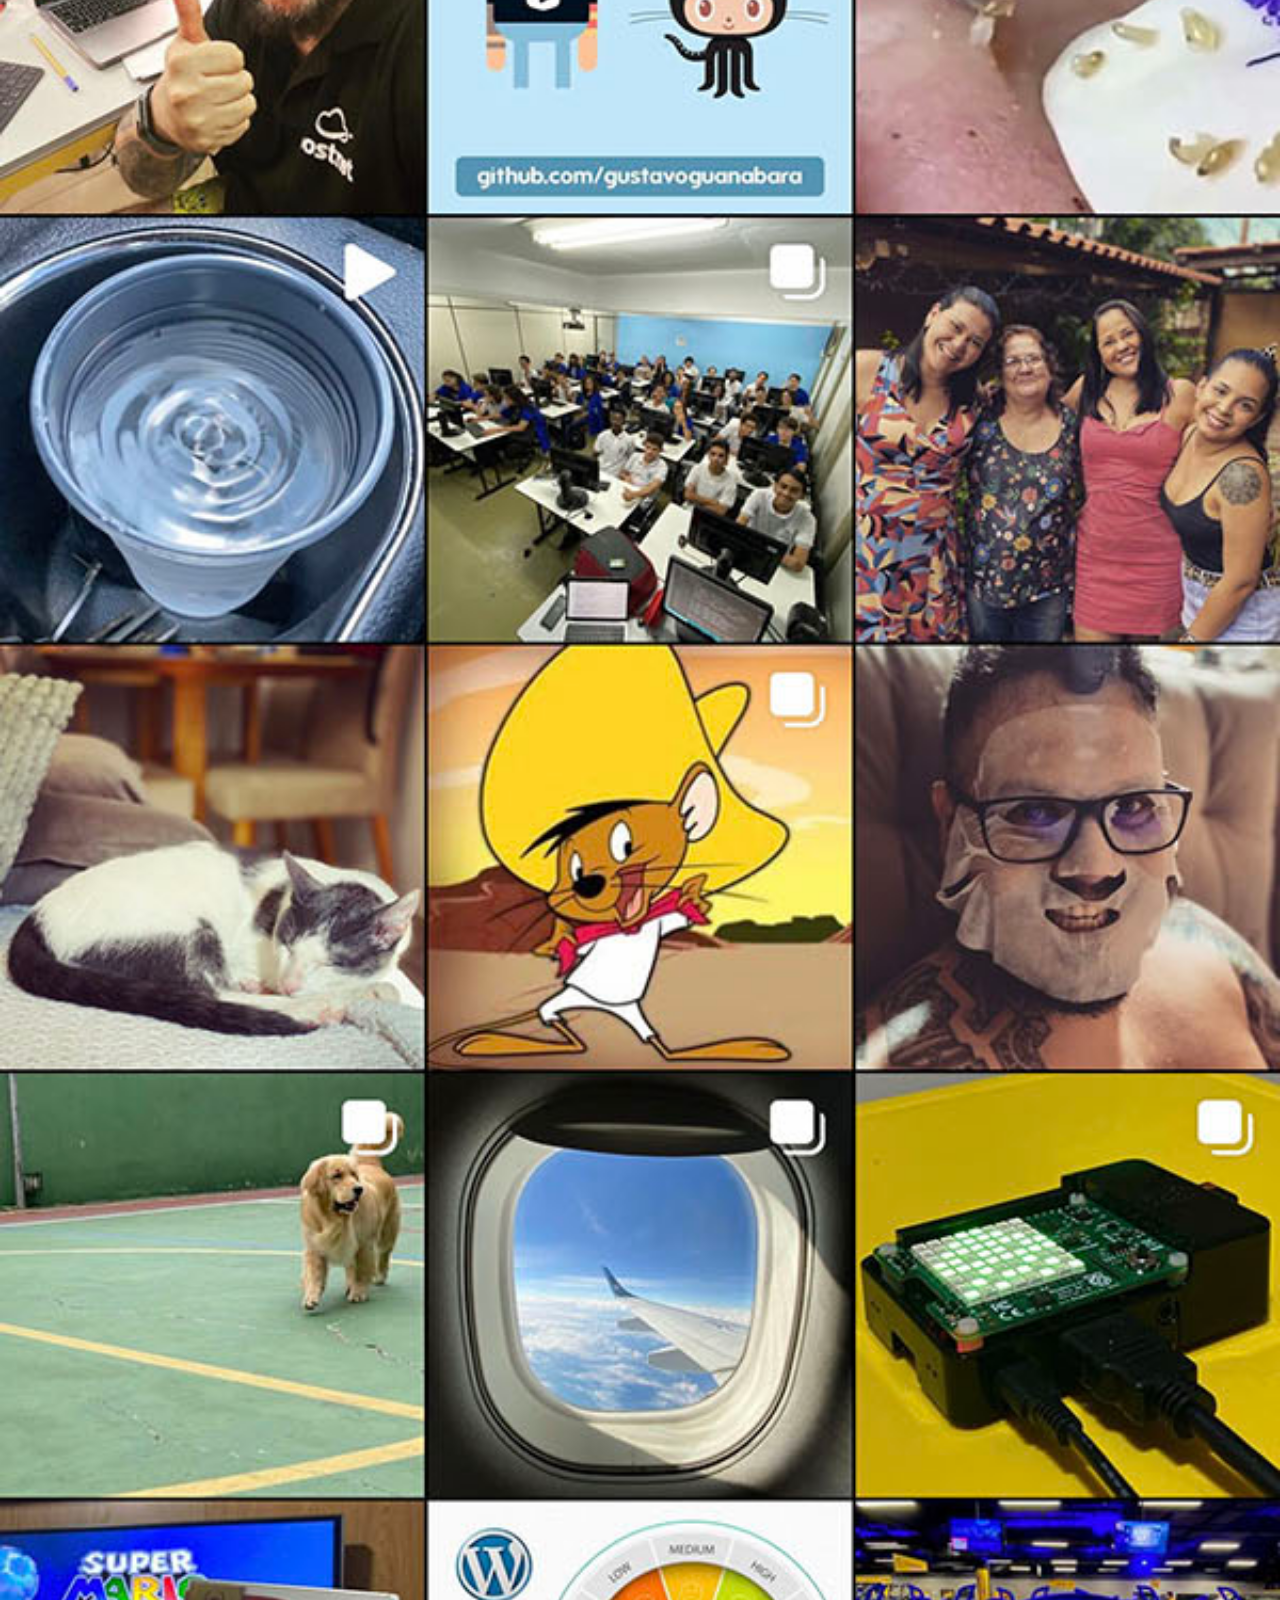
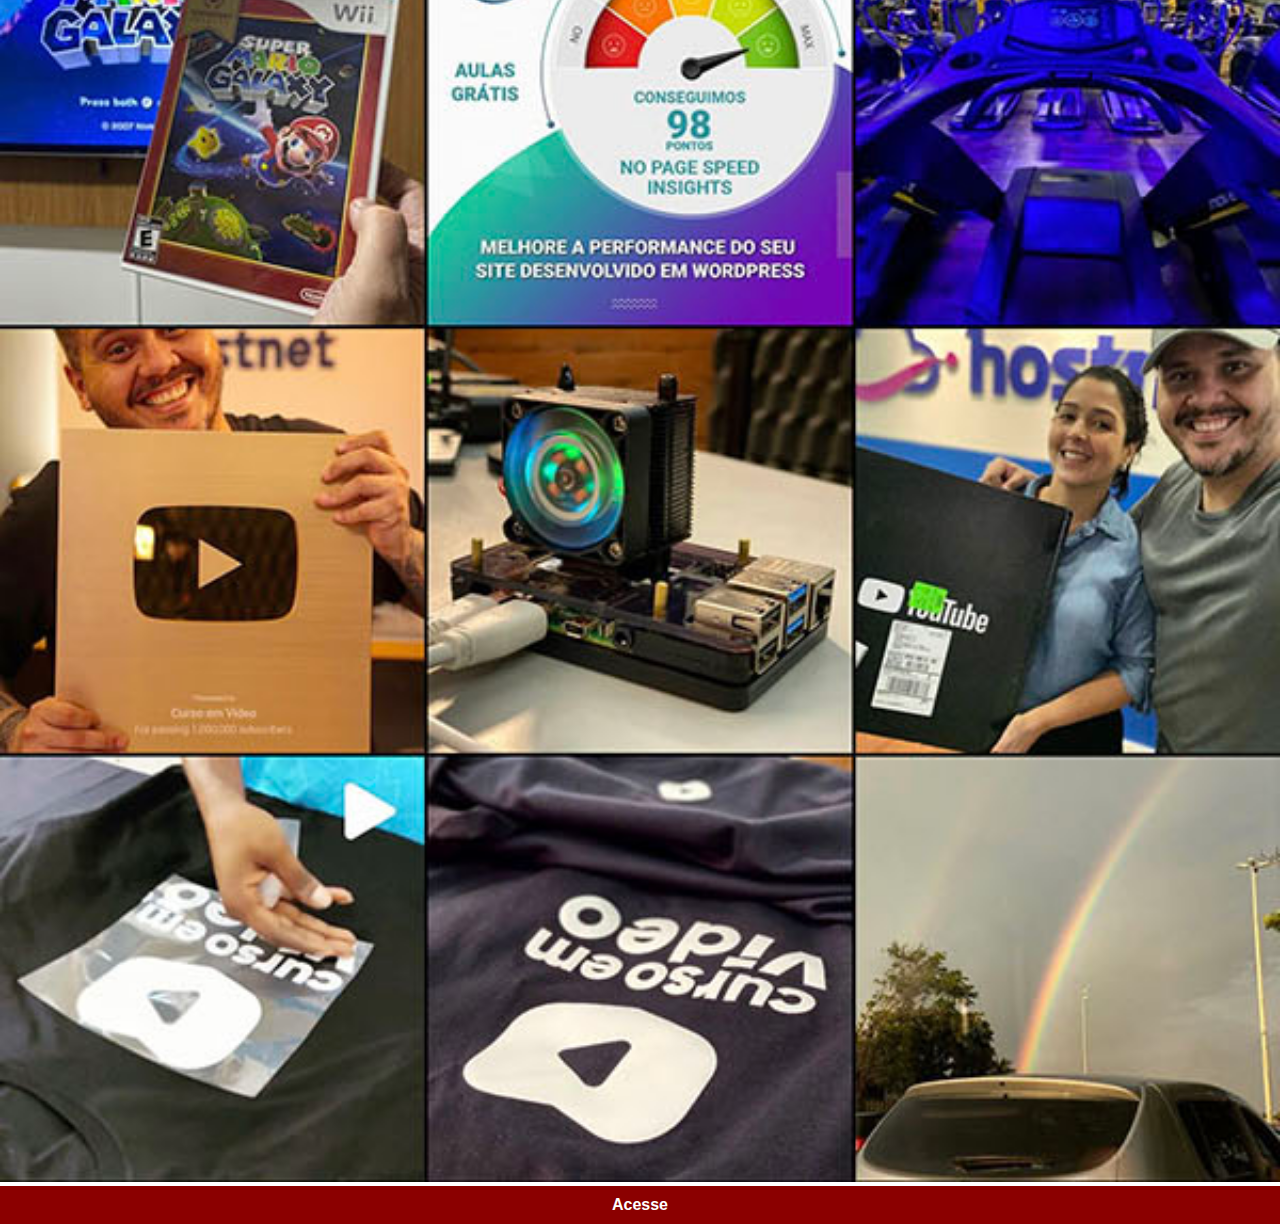
<file: instagram.html>
<!DOCTYPE html>
<html lang="pt-br">
<head>
    <meta charset="UTF-8">
    <meta http-equiv="X-UA-Compatible" content="IE=edge">
    <meta name="viewport" content="width=device-width, initial-scale=1.0">
    <title>Instagram</title>
    <link rel="stylesheet" href="estilos/social.css">
</head>
<body>
    <img src="imagens/tela-instagram.jpg" alt="Instagram">
    <a href="https://www.instagram.com/gustavoguanabara/" target="_blank" rel="next">Acesse</a>
</body>
</html>
</file>
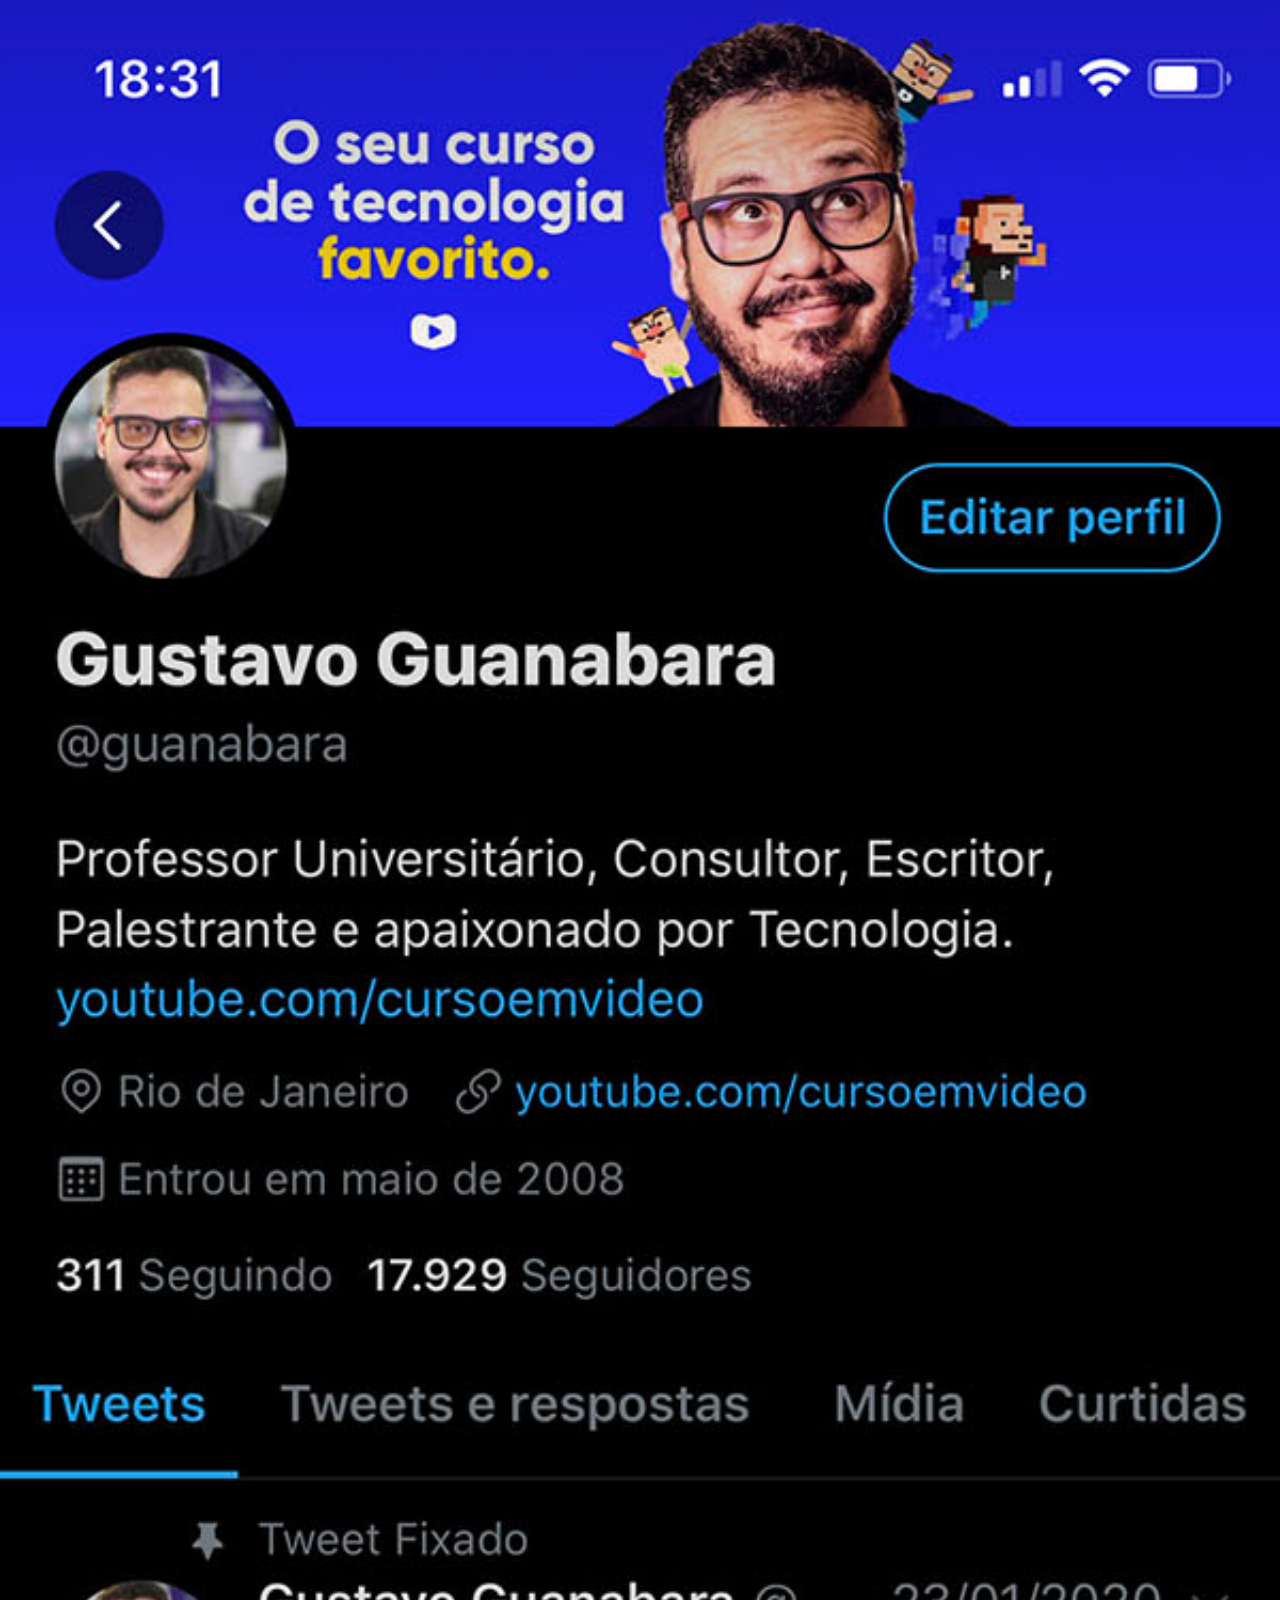
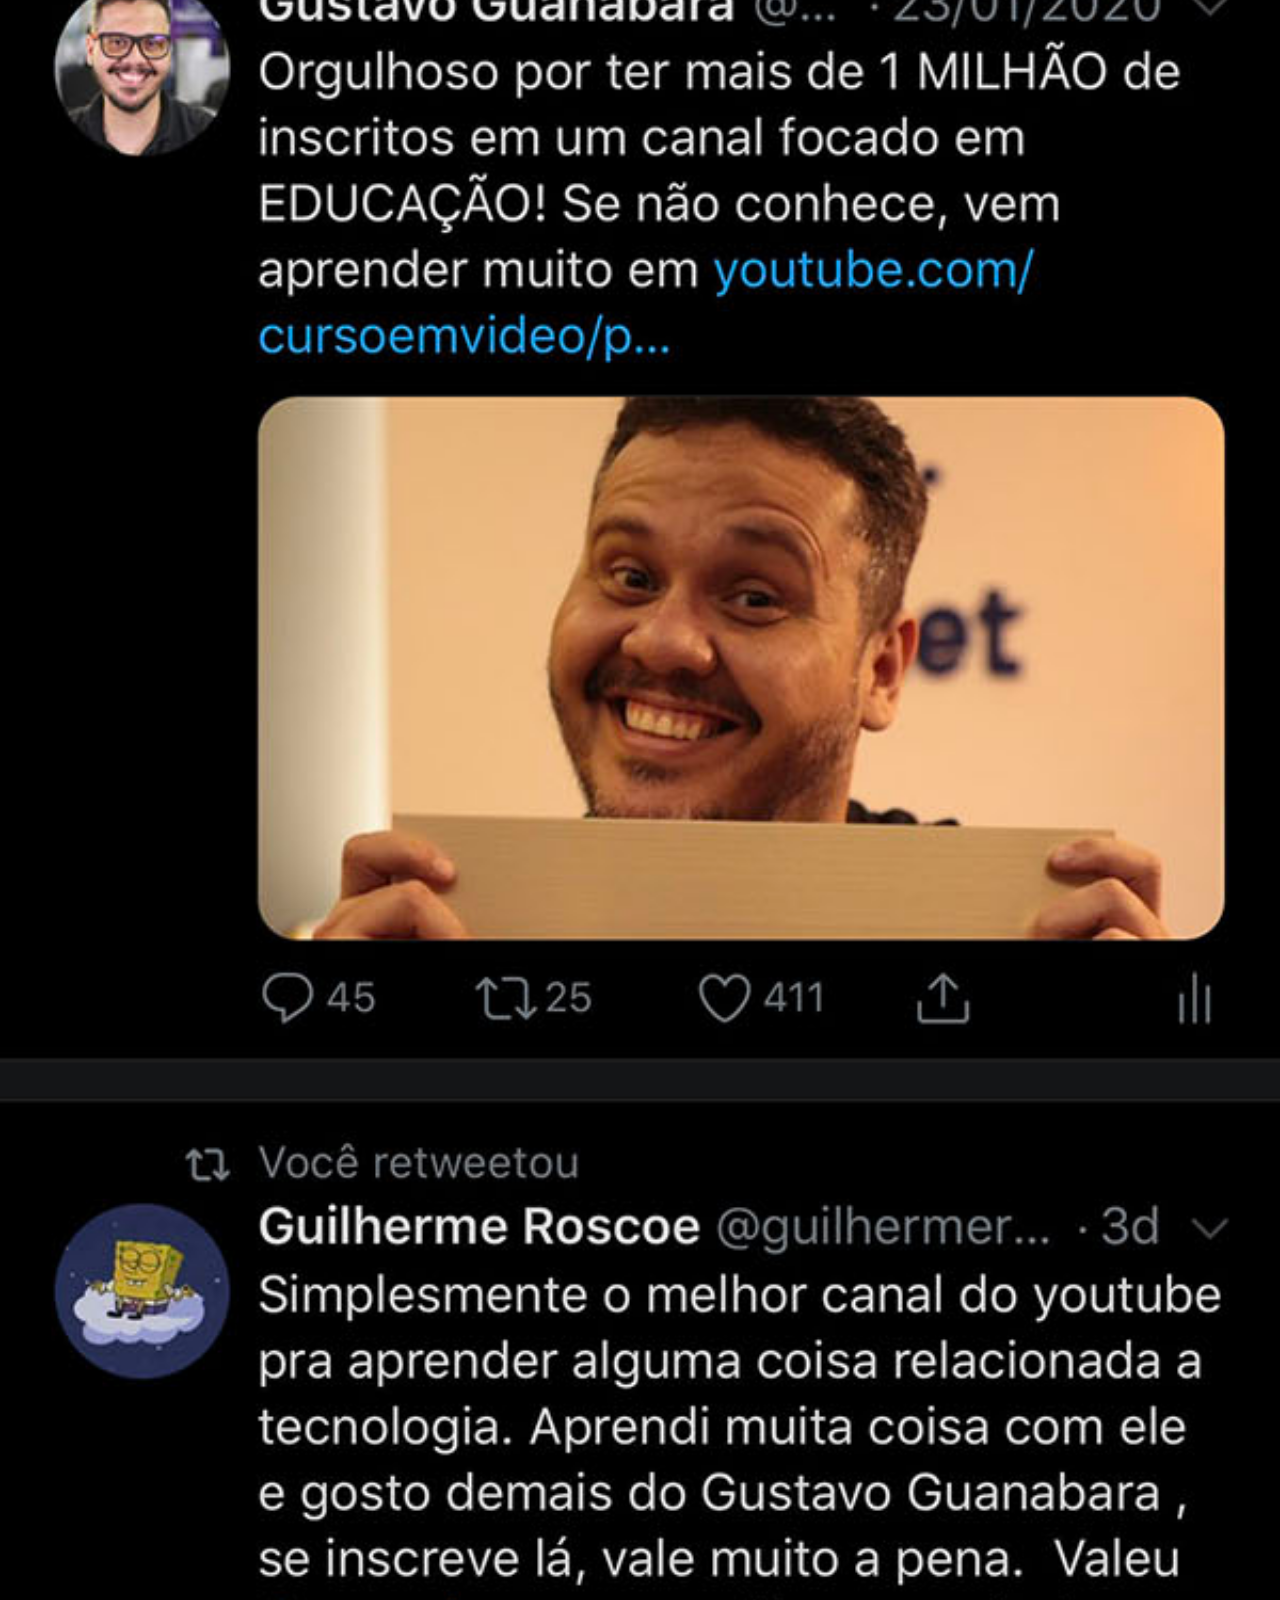
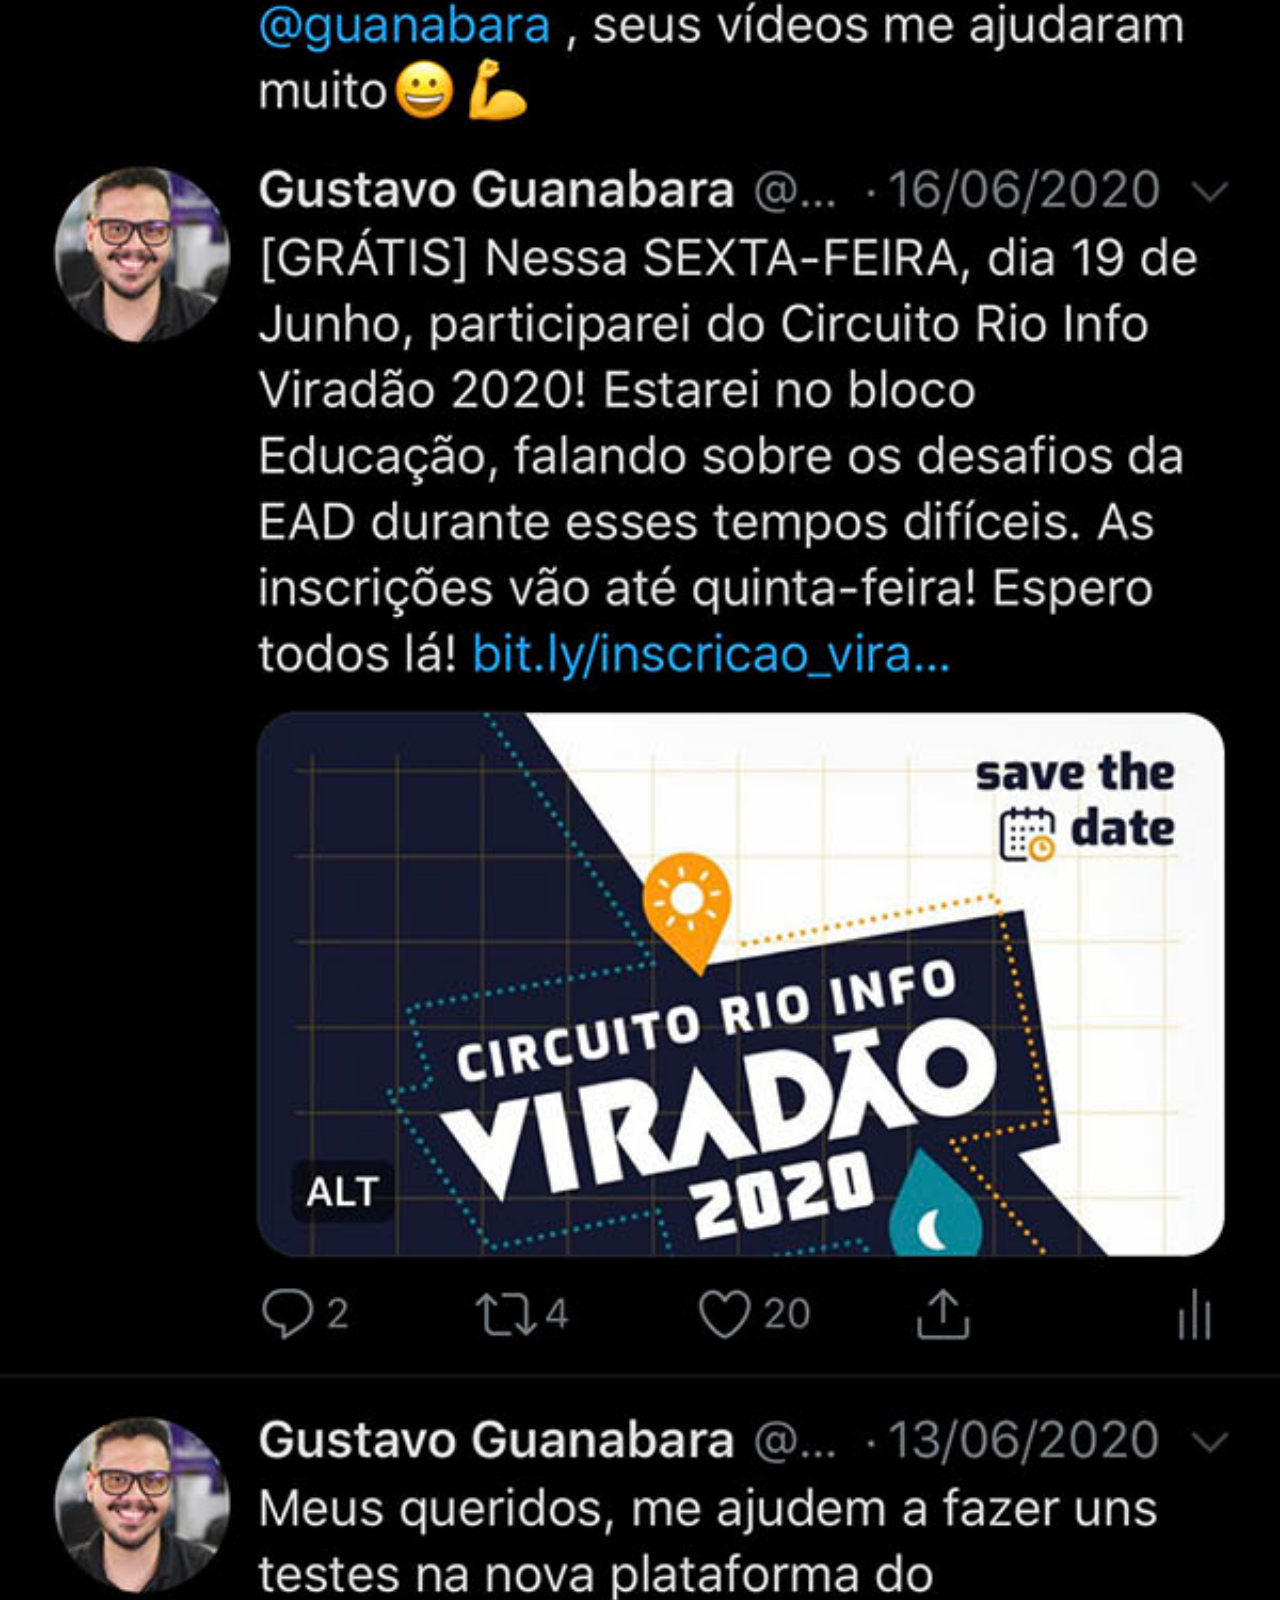
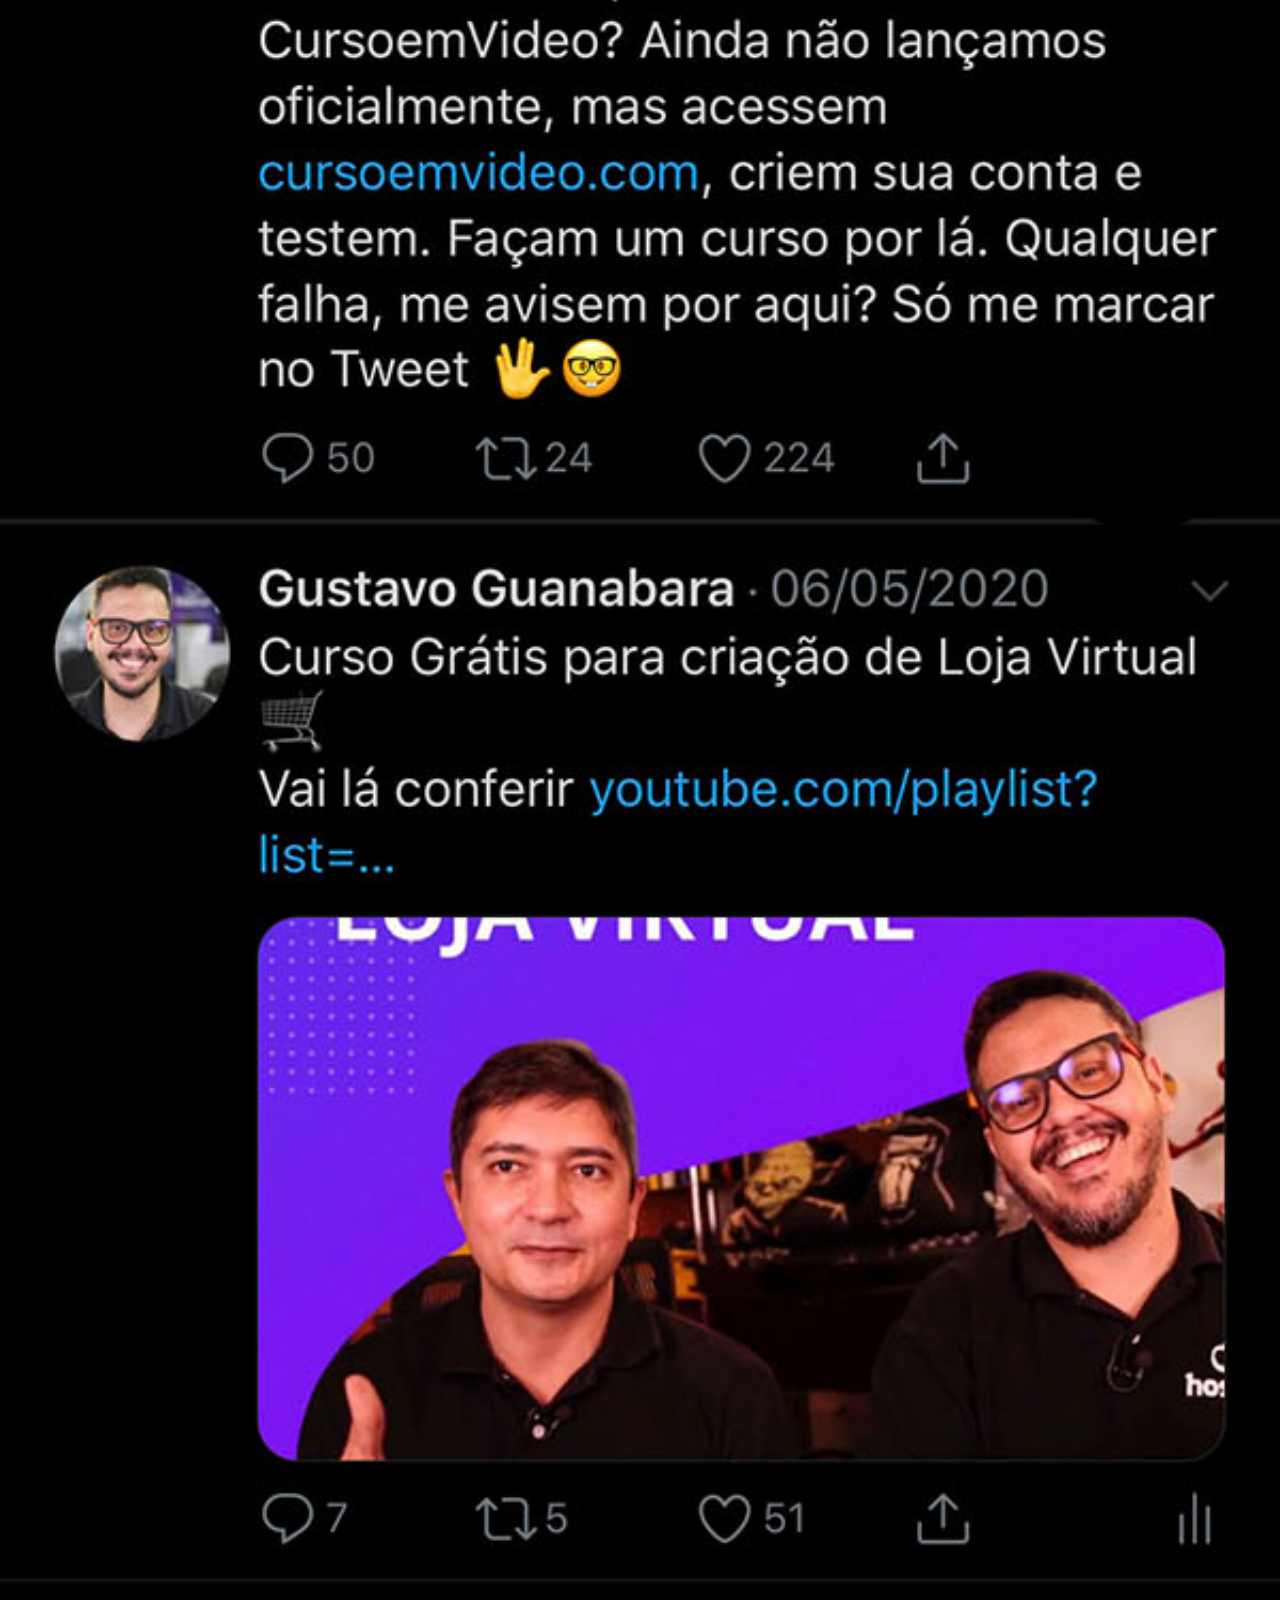
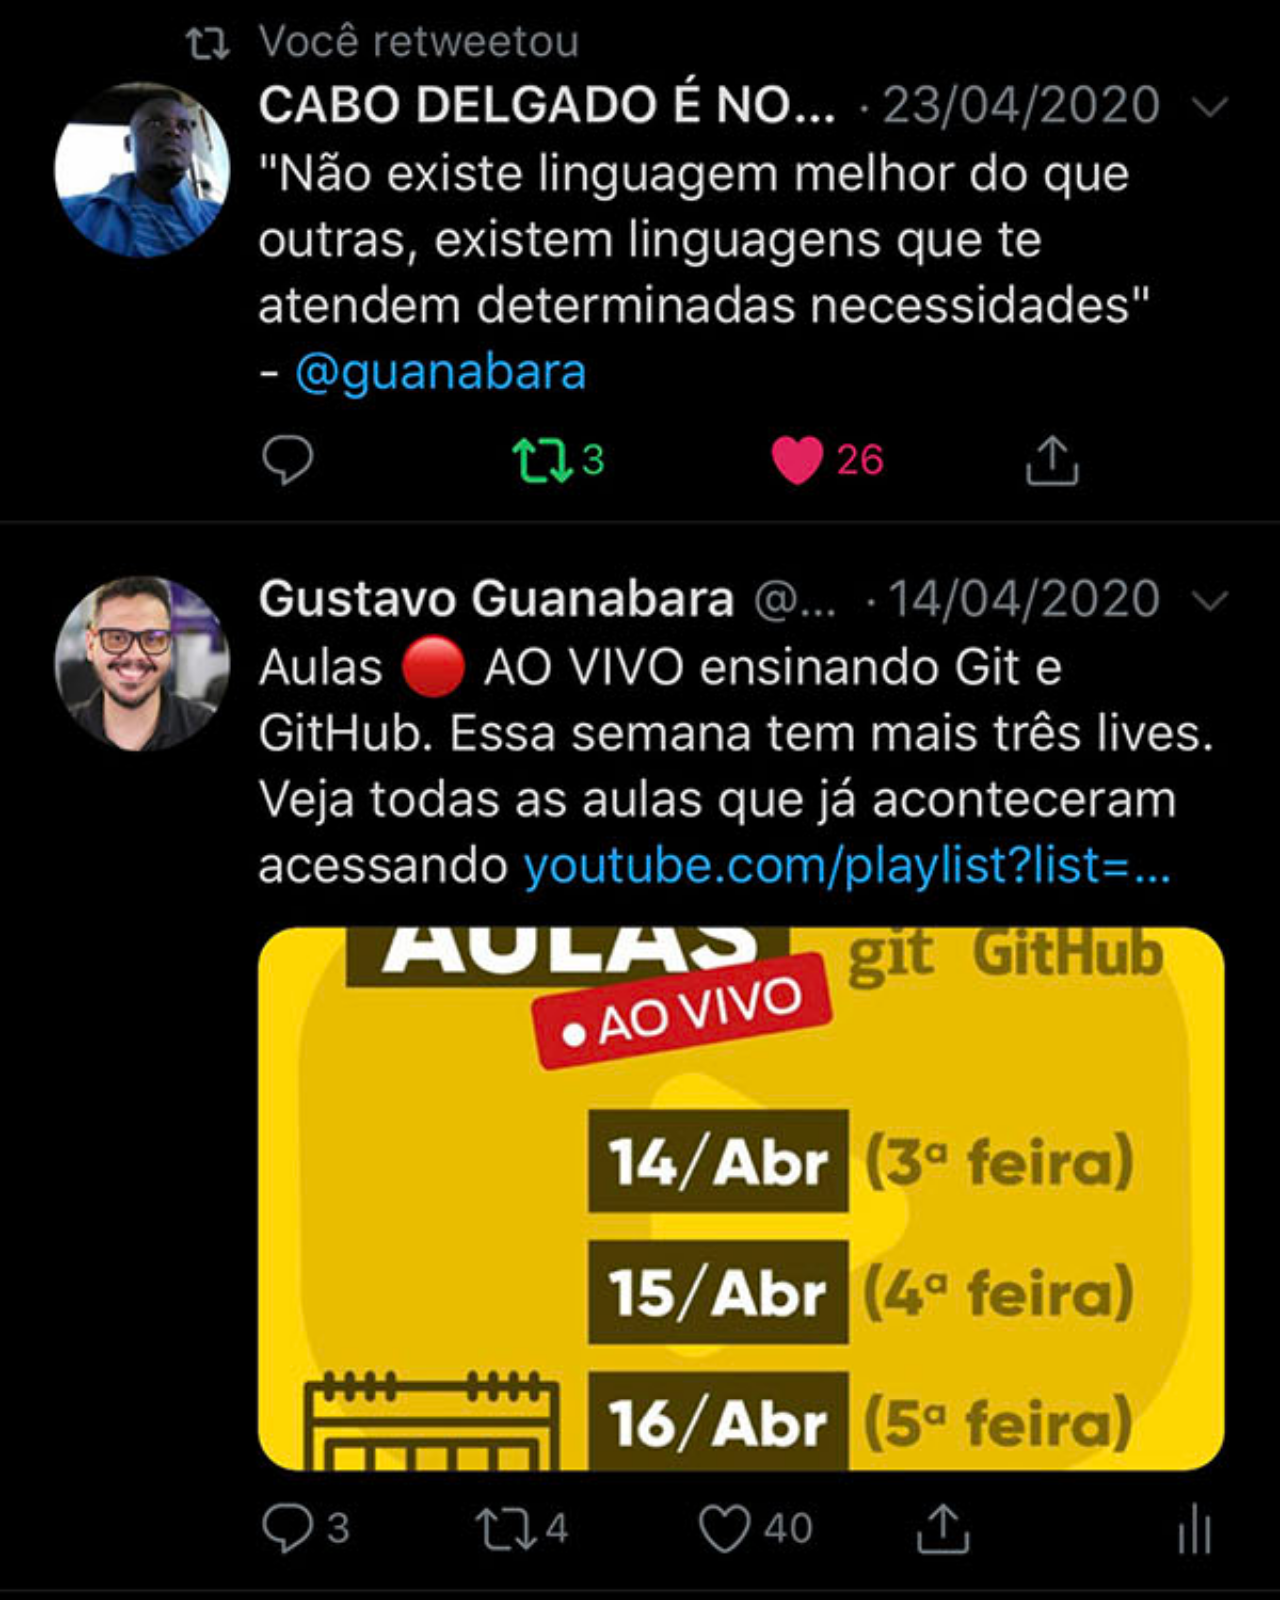
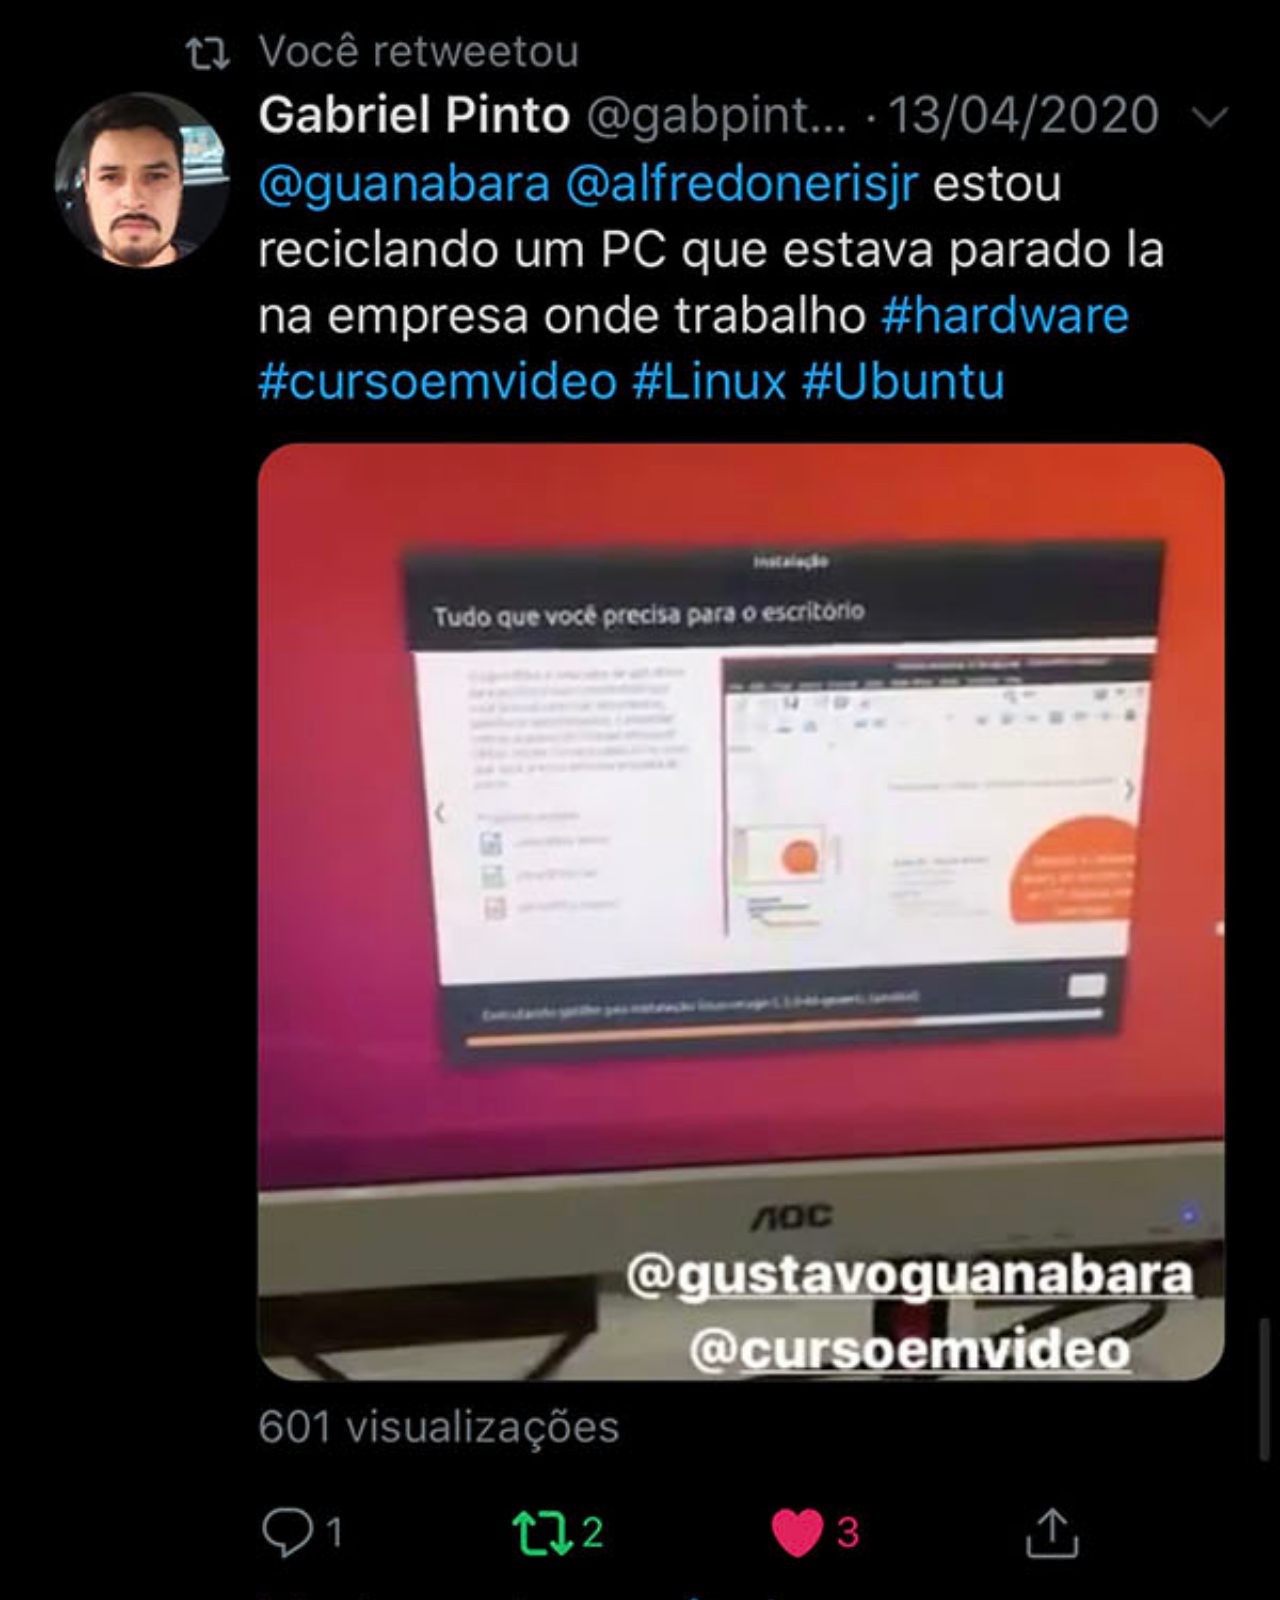
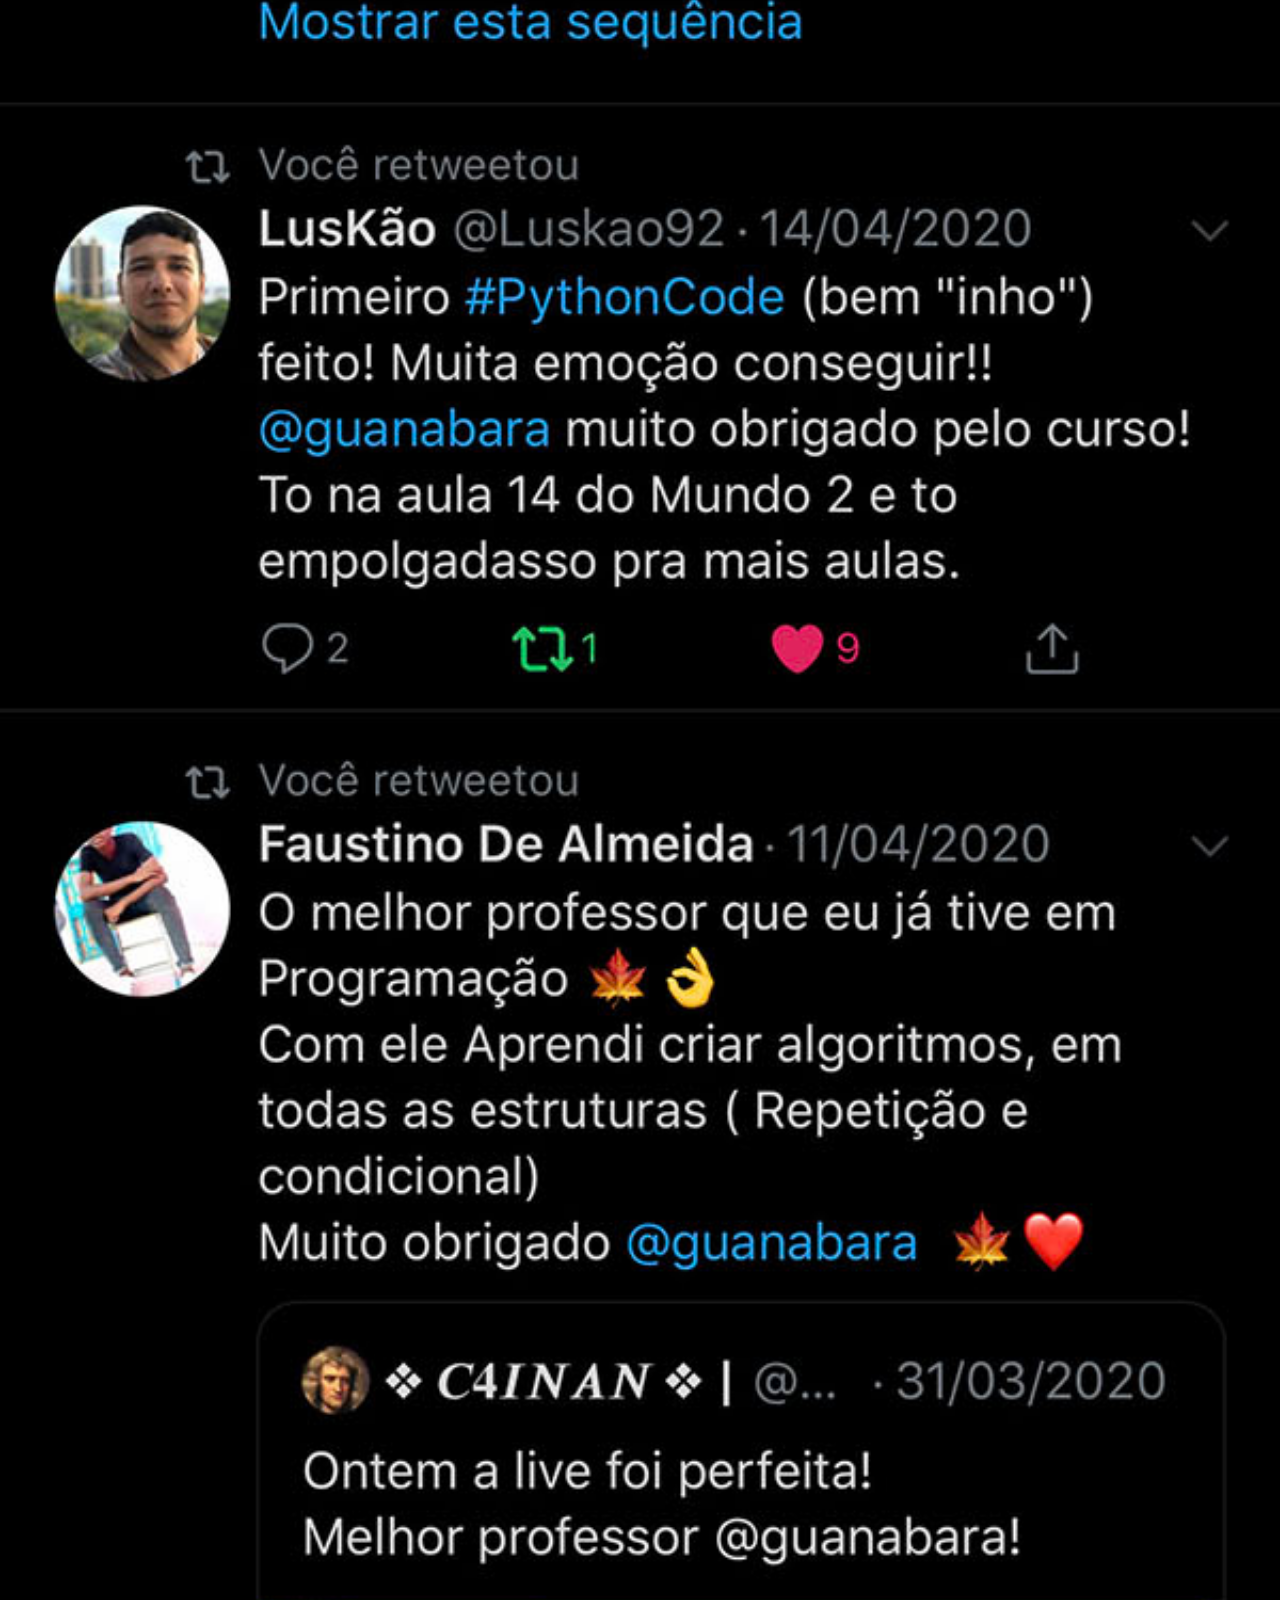
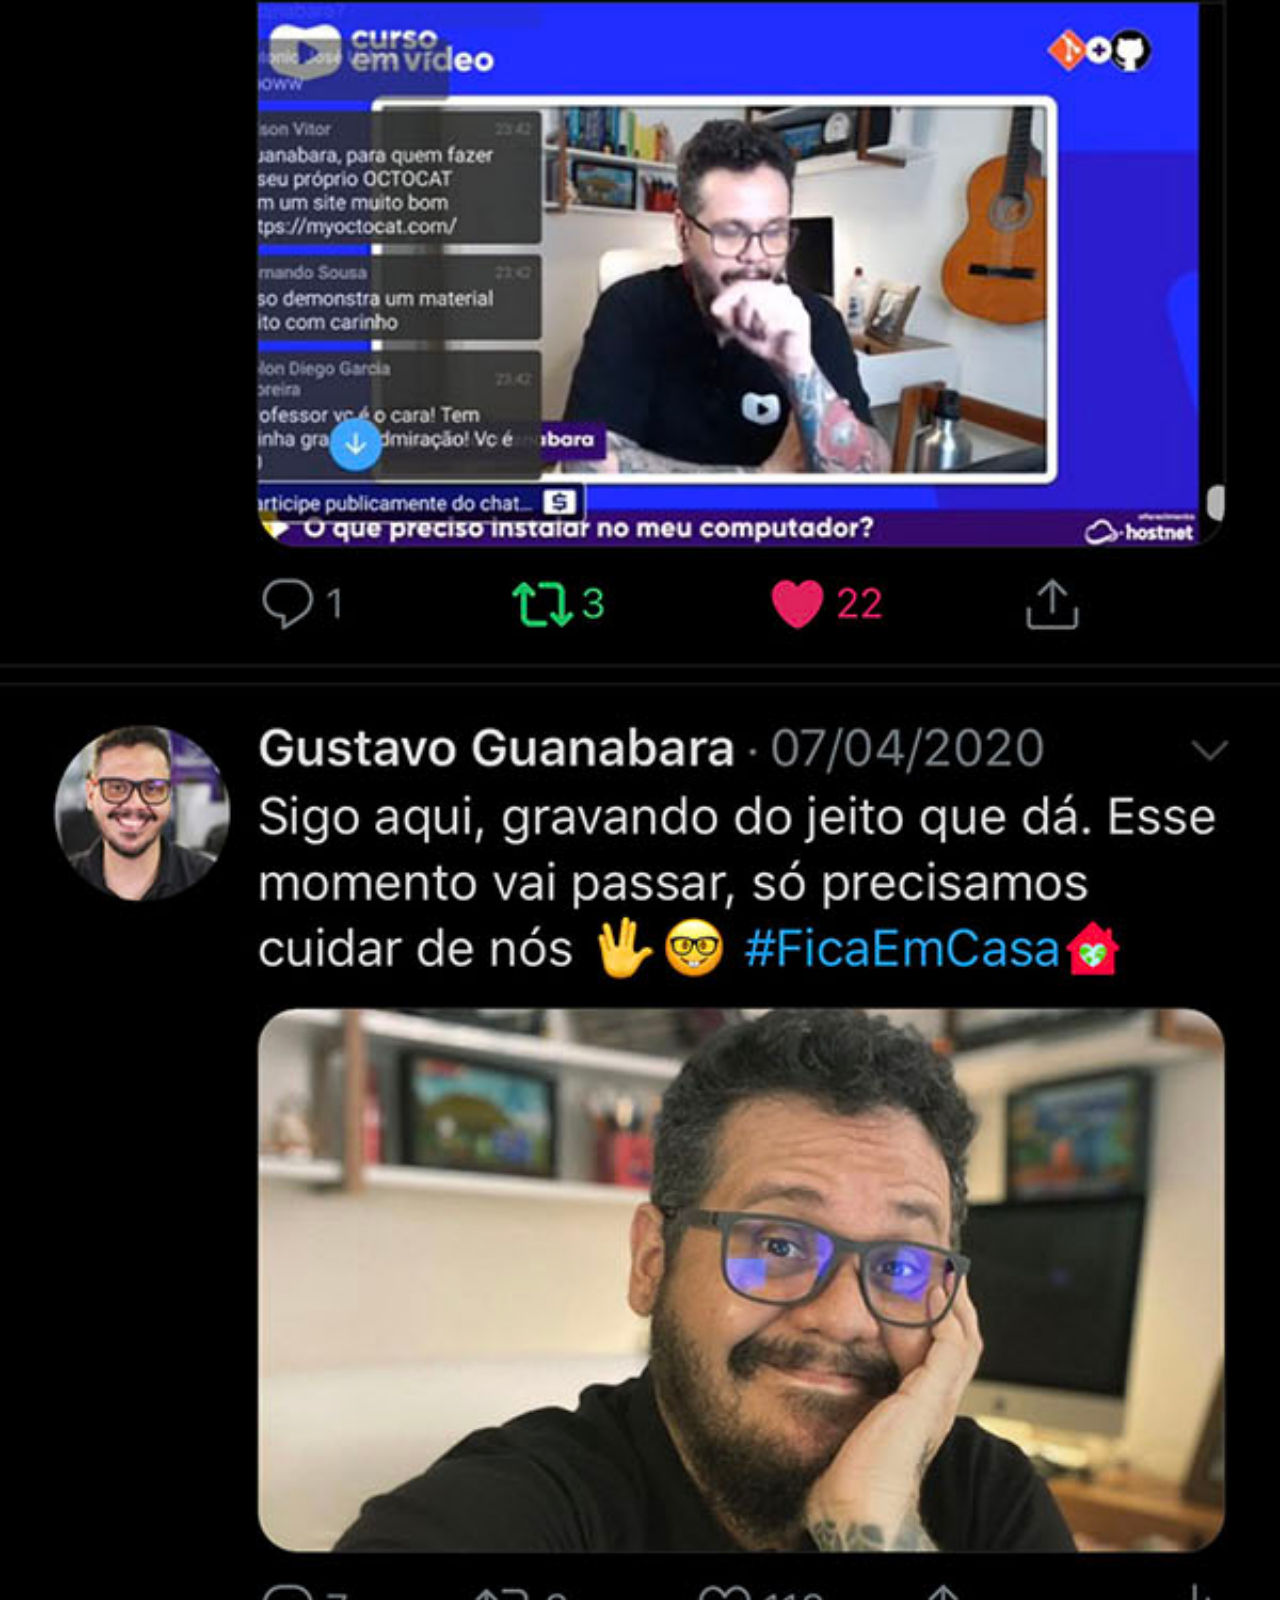
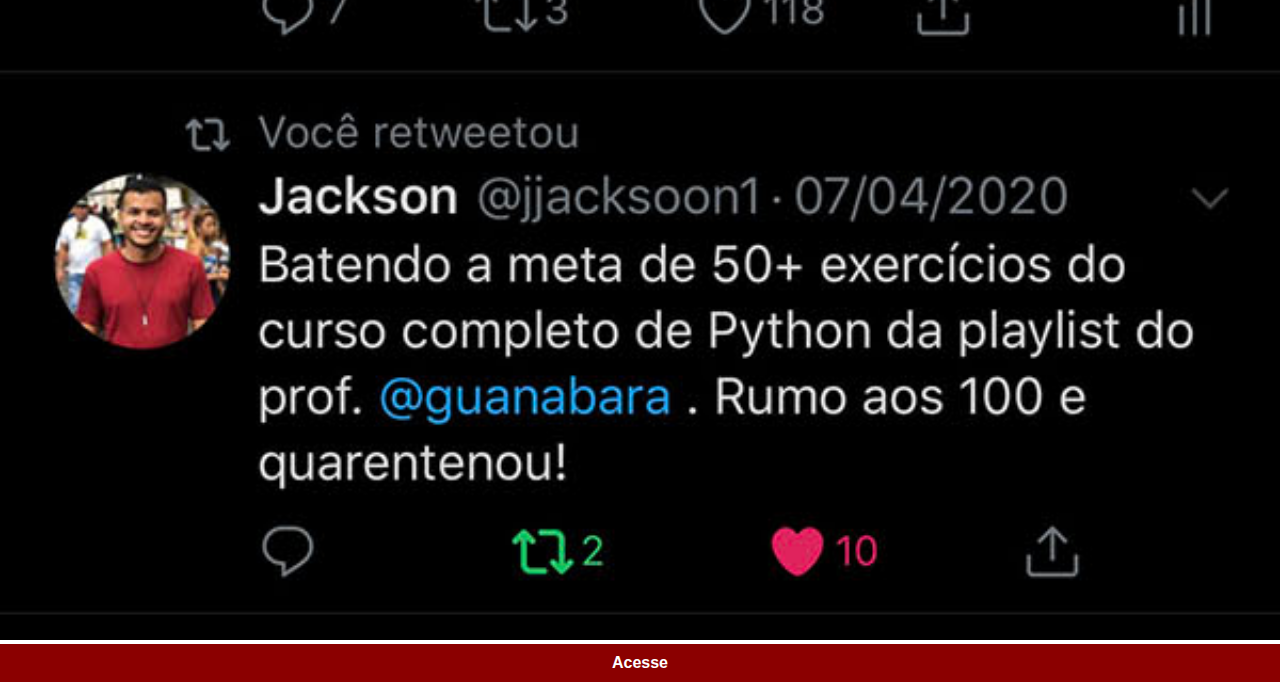
<file: twitter.html>
<!DOCTYPE html>
<html lang="pt-br">
<head>
    <meta charset="UTF-8">
    <meta http-equiv="X-UA-Compatible" content="IE=edge">
    <meta name="viewport" content="width=device-width, initial-scale=1.0">
    <title>Twitter</title>
    <link rel="stylesheet" href="estilos/social.css">
</head>
<body>
    <img src="imagens/tela-twitter.jpg" alt="Twitter">
    <a href="https://twitter.com/guanabara" target="_blank" rel="next">Acesse</a>
</body>
</html>
</file>
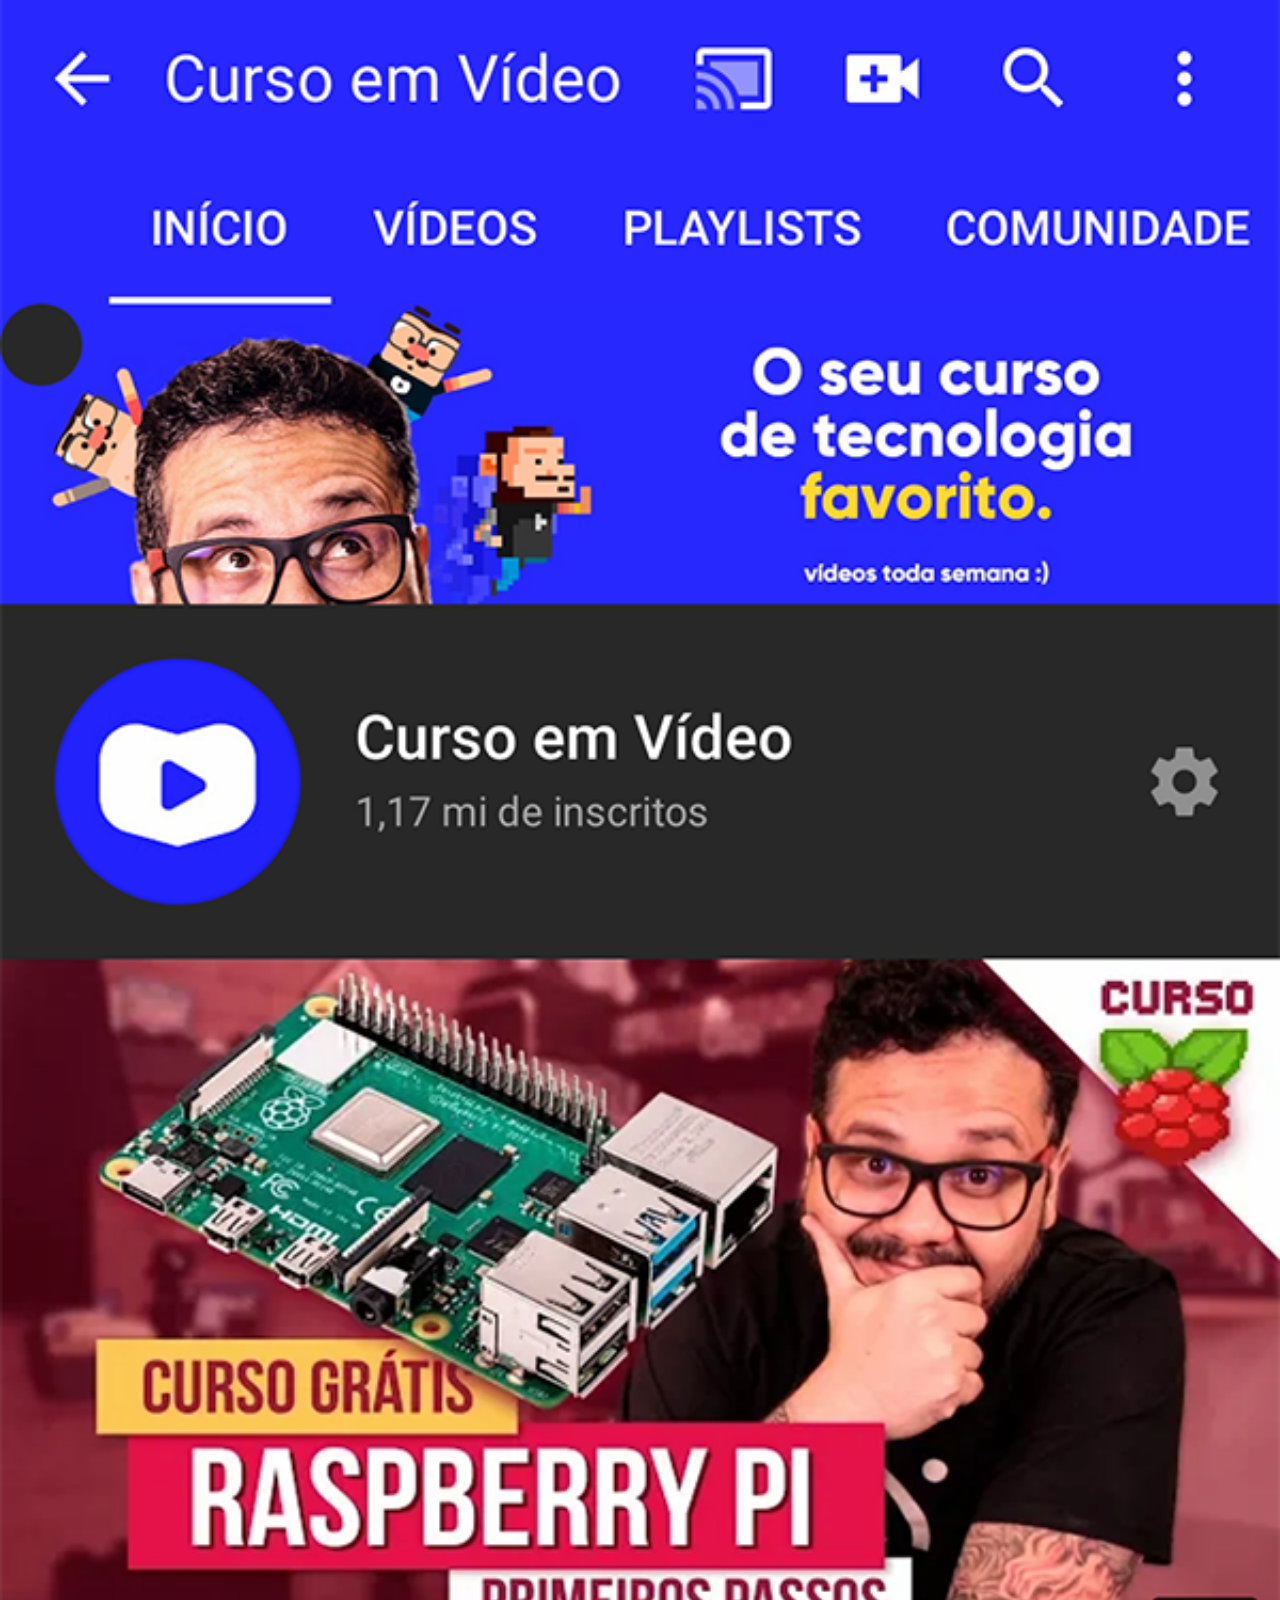
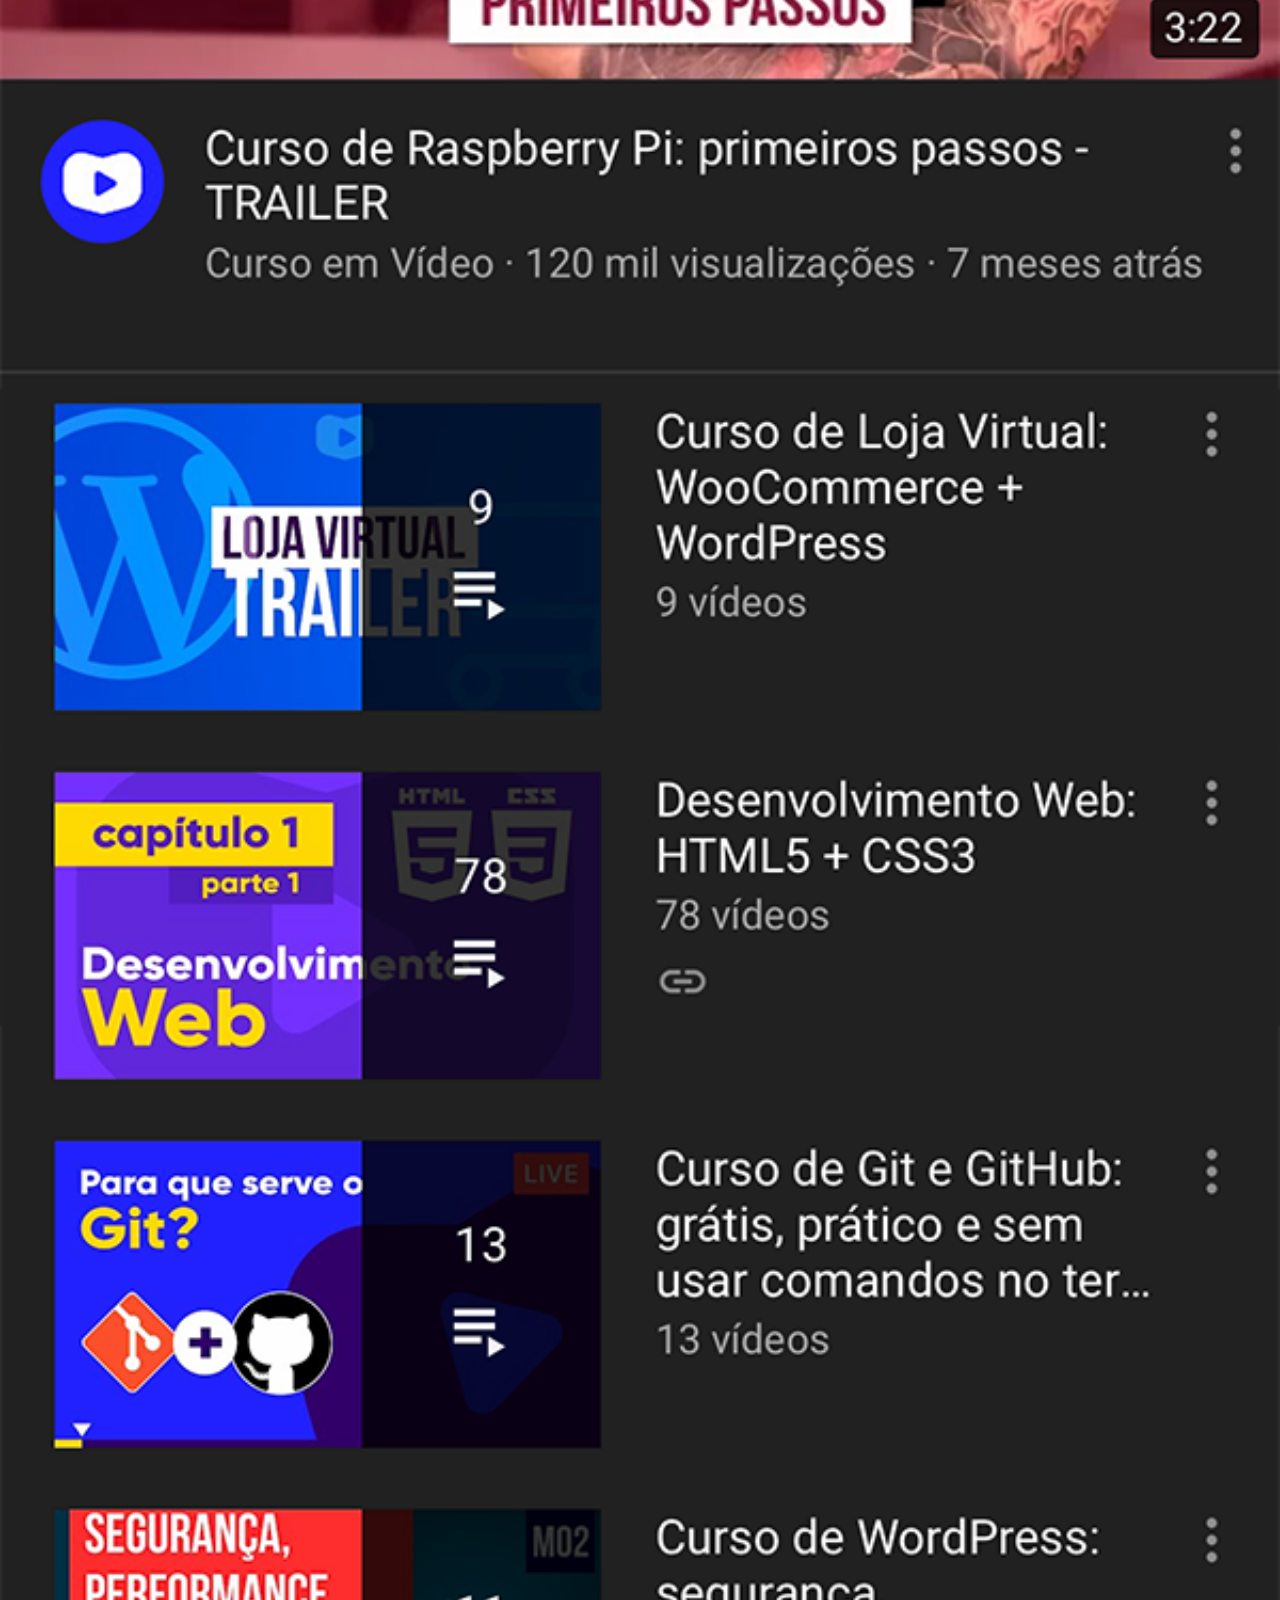
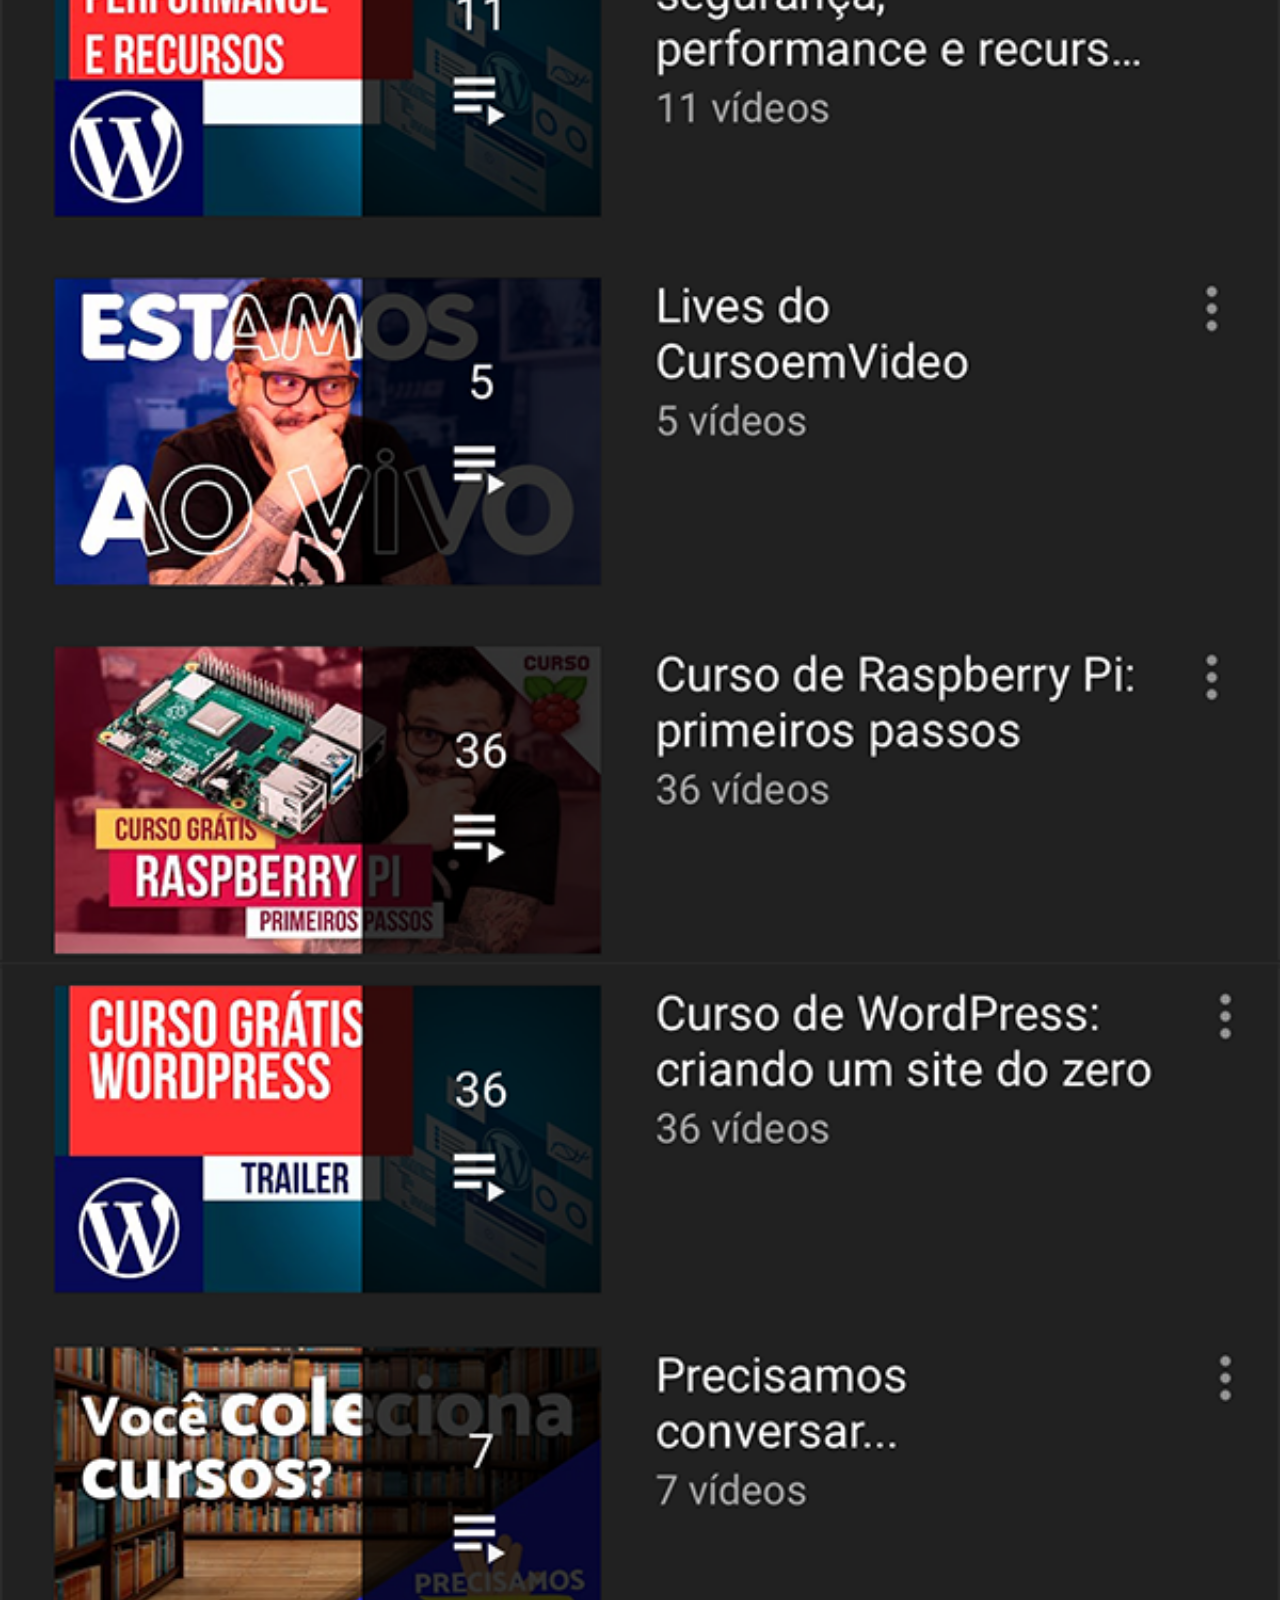
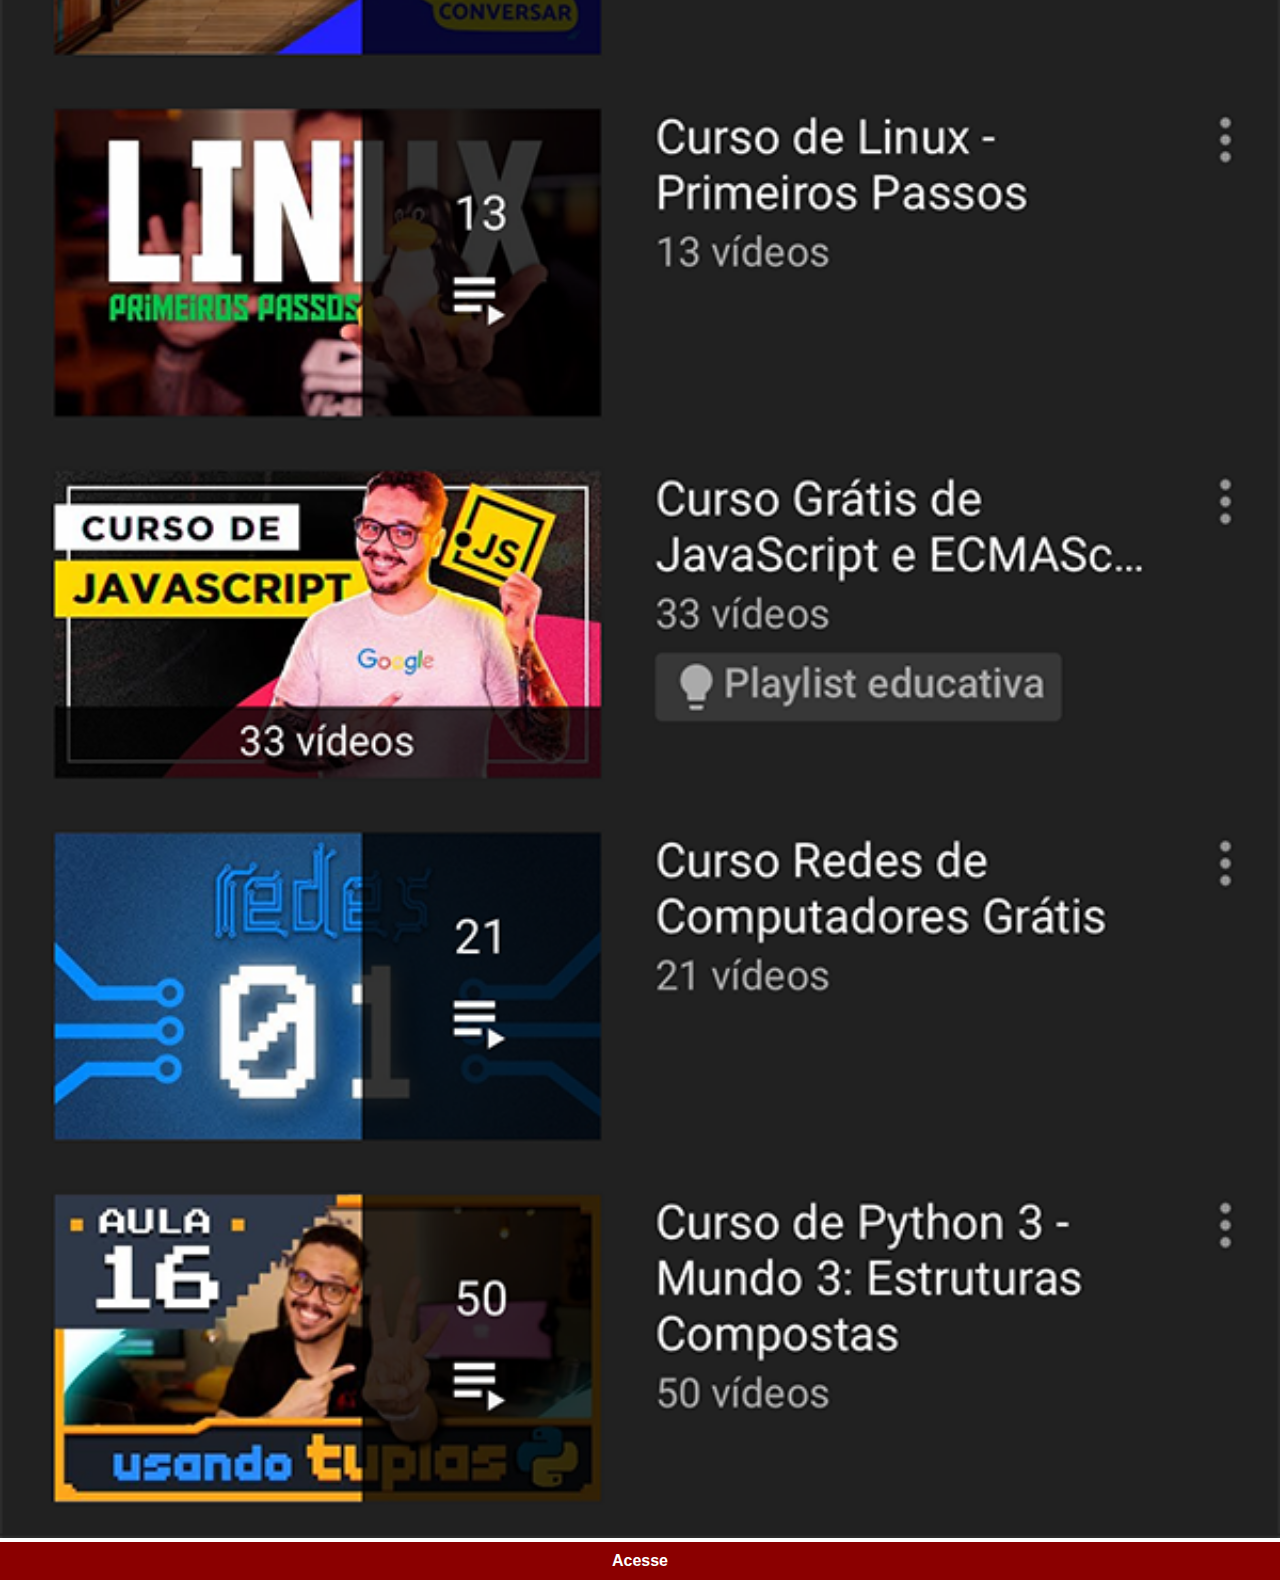
<file: youtube.html>
<!DOCTYPE html>
<html lang="pt-br">
<head>
    <meta charset="UTF-8">
    <meta http-equiv="X-UA-Compatible" content="IE=edge">
    <meta name="viewport" content="width=device-width, initial-scale=1.0">
    <title>Youtube</title>
    <link rel="stylesheet" href="estilos/social.css">
</head>
<body>
    <img src="imagens/tela-youtube.png" alt="Youtube">
    <a href="https://www.youtube.com/c/CursoemV%C3%ADdeo/playlists" target="_blank" rel="next">Acesse</a>
</body>
</html>
</file>
<file: estilos/style.css>
@charset "UTF-8";

* {
    margin: 0px;
    padding: 0px;
    font-family: Arial, Helvetica, sans-serif;
}

html, body {
    height: 100vh;
    width: 100vw;
}

body {
    background: url(../imagens/fundo-madeira.jpg) no-repeat top center;
    background-size: cover;
    background-attachment: fixed;
}

main {
    height: 100vh;
    position: relative;
}

section#telefone {
    position: absolute;
    top: 50%;
    left: 50%;
    transform: translate(-50%, -50%);
    height: 627px;
    width: 311px;
    background: url(../imagens/frame-iphone.png) no-repeat;
}

iframe#tela {
    position: relative;
    top: 80px;
    left: 22px;
    width: 267px;
    height: 471px;
}

section#redes-sociais {
    text-align: right;
}

section#redes-sociais img {
    width: 50px;
    margin: 10px;
    border-radius: 50%;
    box-shadow: 2px 2px 5px rgba(0, 0, 0, 0.404);
    box-sizing: border-box;
}

section#redes-sociais img:hover {
    border: 2px solid rgba(255, 255, 255, 0.621);
    transform: translate(-3px, -3px);
    box-shadow: 5px 5px 10px rgba(0, 0, 0, 0.404);
    transition: transform .1s, border .2s;
}
</file>
<file: estilos/social.css>
@charset "UTF-8";

* {
    margin: 0px;
    padding: 0px;
    font-family: Arial, Helvetica, sans-serif;
}

::-webkit-scrollbar {
    width: 0px;
    height: 0px;
}

img {
    width: 100vw;
}

a {
    display: block;
    background-color: darkred;
    color: white;
    padding: 10px;
    text-align: center;
    font-weight: bolder;
    text-decoration: none;
}

a:hover {
    background-color: red; 
}
</file>
